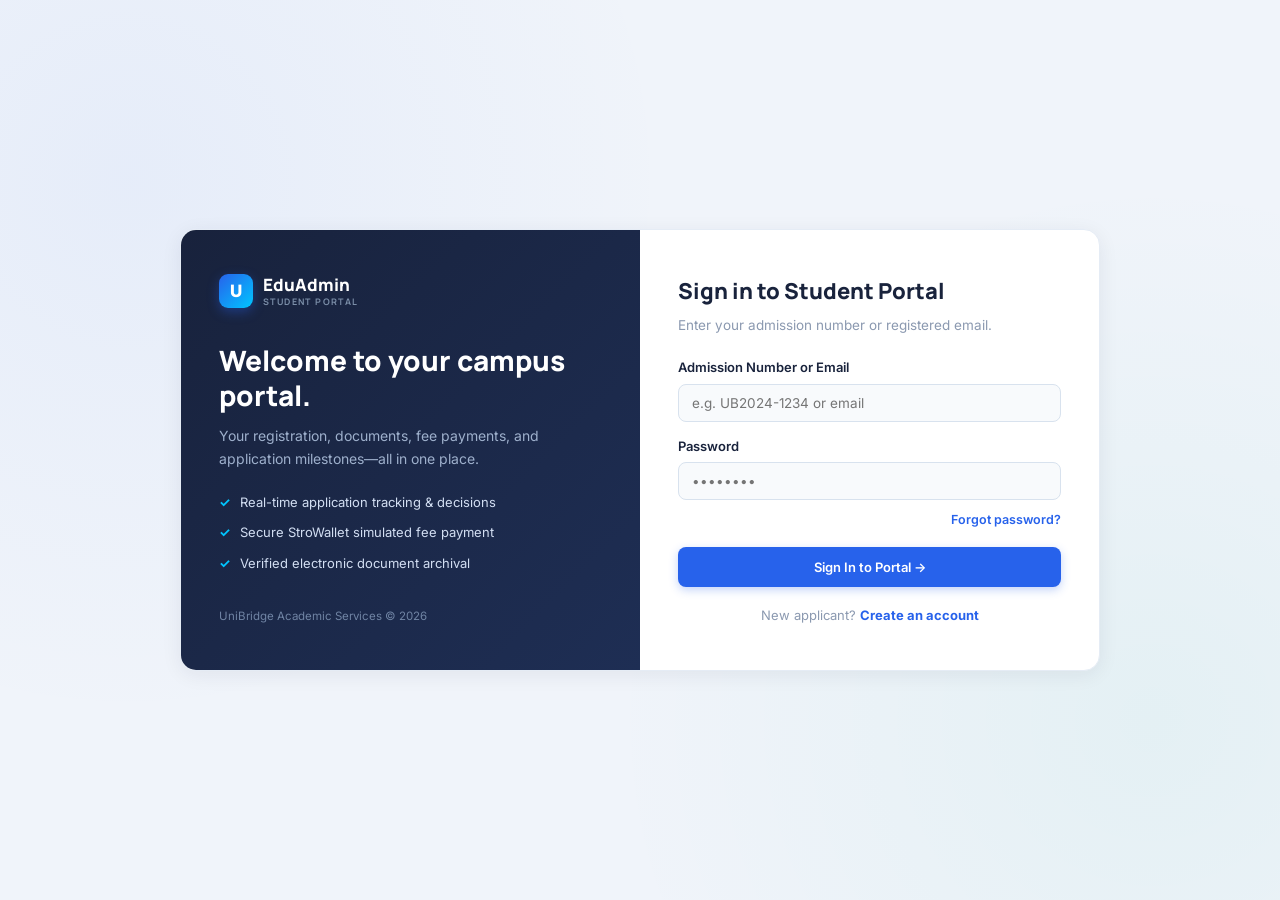
<file: index.html>
<!doctype html>
<html lang="en">
<head>
  <meta charset="utf-8">
  <meta http-equiv="refresh" content="0;url=frontend/pages/login.html">
  <title>UniBridge — Redirecting…</title>
</head>
<body>
  <script>window.location.replace('frontend/pages/login.html');</script>
</body>
</html>
</file>
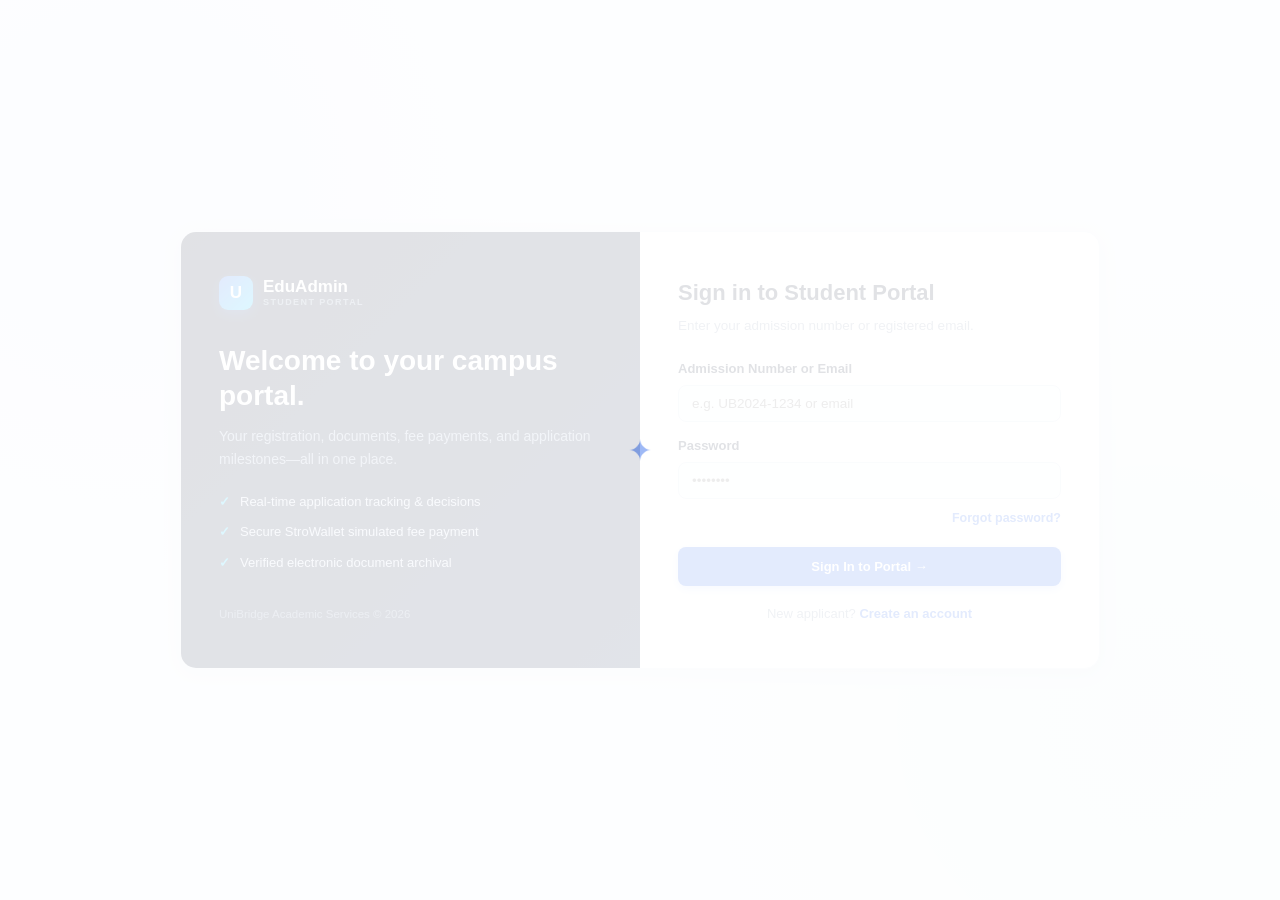
<file: frontend/pages/dashboard.html>
<!doctype html>
<html lang="en">
<head>
  <meta charset="utf-8">
  <meta name="viewport" content="width=device-width, initial-scale=1">
  <title>Dashboard · UniBridge Student Portal</title>
  <meta name="description" content="EduAdmin styled UniBridge student portal — track courses, documents, registration, and readiness.">
  <link rel="stylesheet" href="../css/style.css">
</head>
<body>

<div id="page-loader" class="page-loader"><span class="loader-mark">✦</span></div>
<div class="sidebar-backdrop" id="sidebar-backdrop"></div>

<div class="app-shell">
  <!-- ─── EduAdmin Dark Navy Sidebar ────────────────────────────── -->
  <aside class="sidebar" id="sidebar">
    <div class="sidebar-brand-wrap">
      <button class="brand-toggle-btn" id="sidebar-collapse-btn" aria-label="Toggle Navigation">☰</button>
      <a class="brand" href="dashboard.html">
        <span class="brand-mark">U</span>
        <span class="brand-name">EduAdmin<small>STUDENT PORTAL</small></span>
      </a>
    </div>

    <div class="sidebar-nav-container">
      <div class="side-label">DASHBOARD & APPS</div>
      <a class="nav-link active" href="dashboard.html">
        <span class="icon">⌂</span>
        <span>Dashboard</span>
      </a>
      <div class="nav-sub">
        <a class="nav-sub-item active" href="dashboard.html">Overview</a>
        <a class="nav-sub-item" href="tracking.html">Application Tracking</a>
        <a class="nav-sub-item" href="payments.html">Payment History</a>
      </div>

      <div class="side-label">ADMISSIONS & FINANCE</div>
      <a class="nav-link" href="tracking.html">
        <span class="icon">📋</span>
        <span>Application Tracking</span>
      </a>
      <a class="nav-link" href="payments.html">
        <span class="icon">💳</span>
        <span>Pay School Fees</span>
      </a>
      <a class="nav-link" href="registration.html">
        <span class="icon">▤</span>
        <span>Registration</span>
      </a>
      <a class="nav-link" href="documents.html">
        <span class="icon">↥</span>
        <span>Upload Documents</span>
      </a>
      <a class="nav-link" href="profile.html">
        <span class="icon">◉</span>
        <span>My Profile</span>
      </a>

      <div class="side-label">ACCOUNT & SETTINGS</div>
      <button class="nav-link logout" id="logout-btn" style="width:100%;background:none;border:none;cursor:pointer;text-align:left">
        <span class="icon">↪</span>
        <span>Sign Out</span>
      </button>
    </div>

    <div class="sidebar-bottom">
      <div class="help-card">
        <b>Need Assistance?</b>
        <p>Our student helpdesk is available 24/7 to help you onboard.</p>
        <a href="mailto:admissions@unibridge.edu">Contact Support ↗</a>
      </div>
    </div>
  </aside>

  <!-- ─── Main Content Shell ────────────────────────────────────── -->
  <div class="main-shell">
    <!-- Topbar -->
    <header class="topbar">
      <div class="topbar-left">
        <button class="menu-toggle" id="menu-toggle" aria-label="Open sidebar">☰</button>
        <div class="quick-pills">
          <div class="quick-pill" title="Chat & Support">💬</div>
          <div class="quick-pill" title="Layout Options">▦</div>
          <div class="quick-pill" title="Tasks & Checklist">☑</div>
        </div>
        <div class="crumb">Student Portal <span>/</span> <b>Dashboard</b></div>
      </div>

      <div class="topbar-right">
        <div class="search-box">
          <input type="text" placeholder="Search courses, docs..." aria-label="Search">
          <span class="search-icon">🔍</span>
        </div>
        <div class="top-action-btn" title="Notifications">
          <span>🔔</span>
          <span class="badge-dot"></span>
        </div>
        <div class="top-user" onclick="window.location.href='profile.html'">
          <span class="avatar" id="topbar-avatar">S</span>
          <div class="user-meta">
            <strong id="topbar-name">—</strong>
            <small id="topbar-role">Student</small>
          </div>
        </div>
      </div>
    </header>

    <!-- Canvas -->
    <main class="content" id="main-content">
      <!-- Populated by JS -->
    </main>
  </div>
</div>

<script type="module">
  import { api } from '../js/api.js';
  import { requireAuth, hideLoader, initSidebarToggle, fmtDate, pillHTML } from '../js/utils.js';

  initSidebarToggle();

  // Backdrop close listener for mobile
  const backdrop = document.getElementById('sidebar-backdrop');
  const sidebar = document.getElementById('sidebar');
  if (backdrop && sidebar) {
    backdrop.addEventListener('click', () => {
      sidebar.classList.remove('open');
      backdrop.classList.remove('active');
    });
    document.querySelector('.menu-toggle')?.addEventListener('click', () => {
      backdrop.classList.toggle('active', sidebar.classList.contains('open'));
    });
  }

  async function init() {
    const session = await requireAuth(api);
    if (!session) return;

    const res = await api.dashboard();
    hideLoader();

    if (!res.success) {
      document.getElementById('main-content').innerHTML = `<div class="card"><p style="color:var(--red)">${res.message}</p></div>`;
      return;
    }

    const { user: u, readiness: r, activity } = res.data;
    const docs = r.documents;

    const fullName = u.full_name || u.admission_no || 'Student';
    const firstName = fullName.split(' ')[0];
    const courseName = u.course || 'B.Sc. Computer Science';

    document.getElementById('topbar-name').textContent = fullName;
    document.getElementById('topbar-avatar').textContent = (fullName[0] || 'S').toUpperCase();
    document.getElementById('topbar-role').textContent = u.admission_no || 'Student';

    // Build EduAdmin realistic dashboard
    document.getElementById('main-content').innerHTML = `
      <!-- ─── EduAdmin Welcome Banner ────────────────────────────── -->
      <section class="banner-hero">
        <div class="banner-left">
          <div class="banner-art-wrap">
            <img src="../img/banner-student.jpg" alt="Student learning desk">
          </div>
          <div class="banner-copy">
            <h1>Hello ${firstName}, Welcome Back!</h1>
            <p>Your admission record for <b>${courseName}</b> is currently <b>${r.score}% complete</b>. Follow the modules below to finish onboarding.</p>
          </div>
        </div>
        <div class="banner-right">
          <div class="banner-right-card">
            <div>
              <p>Have More documents to share?</p>
              <small style="color:var(--text-muted);display:block;margin-bottom:8px">Submit latest records for verification</small>
            </div>
            <a class="btn btn-primary" href="documents.html">+ Upload Document</a>
          </div>
        </div>
      </section>

      <!-- ─── Horizontal Course & Status Modules ────────────────── -->
      <section>
        <div class="section-head">
          <h2>Your Courses & Enrolment</h2>
          <div class="section-actions">
            <span>Status: <b style="color:var(--teal)">Enrolled</b></span>
            <a href="registration.html">View Details →</a>
          </div>
        </div>

        <div class="course-grid">
          <!-- Card 1 -->
          <div class="course-card">
            <div class="course-card-top">
              <div class="course-badges">
                <span class="pill active">Active</span>
                <span style="font-size:12px;opacity:0.6">🔒 ⏱</span>
              </div>
              <button class="card-more" title="Options">•••</button>
            </div>
            <div class="course-card-body">
              <h3>${courseName}</h3>
              <p>Admitted Batch ${u.admission_year || '2024'}</p>
            </div>
          </div>

          <!-- Card 2 -->
          <div class="course-card">
            <div class="course-card-top">
              <div class="course-badges">
                <span class="pill finished">${docs.identity?.status === 'Approved' ? 'Verified' : 'Active'}</span>
                <span style="font-size:12px;opacity:0.6">🪪</span>
              </div>
              <button class="card-more" title="Options">•••</button>
            </div>
            <div class="course-card-body">
              <h3>Identity Proof</h3>
              <p>${docs.identity?.status || 'Pending Verification'}</p>
            </div>
          </div>

          <!-- Card 3 -->
          <div class="course-card">
            <div class="course-card-top">
              <div class="course-badges">
                <span class="pill active">Active</span>
                <span style="font-size:12px;opacity:0.6">📑</span>
              </div>
              <button class="card-more" title="Options">•••</button>
            </div>
            <div class="course-card-body">
              <h3>Academic Marksheet</h3>
              <p>${docs.marksheet?.status || 'Awaiting Review'}</p>
            </div>
          </div>

          <!-- Card 4 -->
          <div class="course-card">
            <div class="course-card-top">
              <div class="course-badges">
                <span class="pill ${docs.transfer_certificate?.status === 'Approved' ? 'finished' : 'pending'}">${docs.transfer_certificate?.status || 'Action Req.'}</span>
                <span style="font-size:12px;opacity:0.6">🎓</span>
              </div>
              <button class="card-more" title="Options">•••</button>
            </div>
            <div class="course-card-body">
              <h3>Transfer Certificate</h3>
              <p>${docs.transfer_certificate ? 'Under verification' : 'Upload certificate'}</p>
            </div>
          </div>
        </div>
      </section>

      <!-- ─── EduAdmin Analytics & Charts Row ──────────────────── -->
      <section class="widgets-grid">
        <!-- Widget 1: Donut Chart -->
        <div class="card">
          <div class="stat-header">
            <small>Registration Status</small>
            <div class="stat-num-row">
              <strong>${r.profile}%</strong>
              <span class="stat-tag up">↑ Profile</span>
            </div>
          </div>

          <div class="donut-widget">
            <div class="donut-svg-wrap">
              <svg viewBox="0 0 100 100" style="width:100%;height:100%;transform:rotate(-90deg)">
                <circle cx="50" cy="50" r="38" fill="none" stroke="#e2e8f0" stroke-width="14"></circle>
                <!-- Teal Arc (In Progress / Completed) -->
                <circle cx="50" cy="50" r="38" fill="none" stroke="#00a884" stroke-width="14"
                        stroke-dasharray="238.76" stroke-dashoffset="${238.76 * (1 - r.profile / 100)}"
                        stroke-linecap="round"></circle>
                <!-- Orange Arc -->
                <circle cx="50" cy="50" r="38" fill="none" stroke="#f58220" stroke-width="14"
                        stroke-dasharray="238.76" stroke-dashoffset="${238.76 * (1 - (r.docs / 4))}"
                        stroke-dashoffset="180"></circle>
              </svg>
            </div>
            <div class="chart-legend">
              <div class="legend-item"><span class="legend-dot" style="background:#00a884"></span> Completed (${r.profile}%)</div>
              <div class="legend-item"><span class="legend-dot" style="background:#f58220"></span> In Progress (${r.docs}/4 Docs)</div>
              <div class="legend-item"><span class="legend-dot" style="background:#e2e8f0"></span> Remaining</div>
            </div>
          </div>
        </div>

        <!-- Widget 2: Bar Chart -->
        <div class="card">
          <div class="stat-header">
            <small>Weekly Activity Tracker</small>
            <div class="stat-num-row">
              <strong>21 h 30 min</strong>
              <span class="stat-tag down">↓ 15%</span>
            </div>
          </div>

          <div class="bar-chart-wrap">
            <svg class="bar-svg" viewBox="0 0 350 110">
              <!-- Grid horizontal lines -->
              <line x1="10" y1="20" x2="340" y2="20" stroke="#f1f5f9" stroke-width="1"/>
              <line x1="10" y1="50" x2="340" y2="50" stroke="#f1f5f9" stroke-width="1"/>
              <line x1="10" y1="80" x2="340" y2="80" stroke="#f1f5f9" stroke-width="1"/>

              <!-- Bar 1 (Mon) -->
              <rect x="25" y="30" width="14" height="60" rx="4" fill="#3b82f6"/>
              <text x="26" y="102" font-size="10" fill="#94a3b8">Mon</text>

              <!-- Bar 2 (Tue) -->
              <rect x="72" y="18" width="14" height="72" rx="4" fill="#3b82f6"/>
              <text x="73" y="102" font-size="10" fill="#94a3b8">Tue</text>

              <!-- Bar 3 (Wed) -->
              <rect x="119" y="65" width="14" height="25" rx="4" fill="#60a5fa"/>
              <text x="119" y="102" font-size="10" fill="#94a3b8">Wed</text>

              <!-- Bar 4 (Thu) -->
              <rect x="166" y="45" width="14" height="45" rx="4" fill="#3b82f6"/>
              <text x="167" y="102" font-size="10" fill="#94a3b8">Thu</text>

              <!-- Bar 5 (Fri) -->
              <rect x="213" y="35" width="14" height="55" rx="4" fill="#3b82f6"/>
              <text x="217" y="102" font-size="10" fill="#94a3b8">Fri</text>

              <!-- Bar 6 (Sat) -->
              <rect x="260" y="75" width="14" height="15" rx="4" fill="#93c5fd"/>
              <text x="261" y="102" font-size="10" fill="#94a3b8">Sat</text>

              <!-- Bar 7 (Sun) -->
              <rect x="307" y="55" width="14" height="35" rx="4" fill="#60a5fa"/>
              <text x="308" y="102" font-size="10" fill="#94a3b8">Sun</text>
            </svg>
          </div>
        </div>

        <!-- Widget 3: Readiness Gauge -->
        <div class="card">
          <div class="stat-header">
            <small>Readiness Score</small>
            <div class="stat-num-row">
              <strong>${r.score}%</strong>
              <span class="stat-tag up">Ready</span>
            </div>
          </div>

          <div class="gauge-widget">
            <div class="gauge-svg-wrap">
              <svg viewBox="0 0 100 100" style="width:100%;height:100%;transform:rotate(-90deg)">
                <circle cx="50" cy="50" r="38" fill="none" stroke="#e2e8f0" stroke-width="10"></circle>
                <circle cx="50" cy="50" r="38" fill="none" stroke="#2762eb" stroke-width="10"
                        stroke-dasharray="238.76" stroke-dashoffset="${238.76 * (1 - r.score / 100)}"
                        stroke-linecap="round"></circle>
              </svg>
              <span class="gauge-center-val">${r.score}%</span>
            </div>
            <div class="gauge-legend">
              <span style="display:flex;align-items:center;gap:6px;font-size:12px">
                <i style="width:8px;height:8px;background:#f58220;border-radius:50%;display:inline-block"></i> Progress
              </span>
              <span style="display:flex;align-items:center;gap:6px;font-size:12px">
                <i style="width:8px;height:8px;background:#2762eb;border-radius:50%;display:inline-block"></i> Verified
              </span>
            </div>
          </div>
        </div>
      </section>

      <!-- ─── Performance & Statistics Tables ──────────────────── -->
      <section class="details-grid">
        <!-- Recent Activity Feed -->
        <div class="card">
          <div class="card-head">
            <h2>Recent Activity & Submissions</h2>
            <a href="documents.html" class="section-actions">View All →</a>
          </div>
          ${buildActivity(activity)}
        </div>

        <!-- Document Record -->
        <div class="card">
          <div class="card-head">
            <h2>Document Verification Status</h2>
            <a href="documents.html" class="section-actions">Upload More →</a>
          </div>
          <div class="table-wrap">
            <table class="table">
              <thead>
                <tr>
                  <th>Item</th>
                  <th>Status</th>
                </tr>
              </thead>
              <tbody>
                <tr>
                  <td><b>Profile Photo</b><br><small style="color:var(--text-muted)">Passport photo</small></td>
                  <td>${pillHTML(docs.photo?.status || 'Not uploaded')}</td>
                </tr>
                <tr>
                  <td><b>Identity Proof</b><br><small style="color:var(--text-muted)">Govt / Aadhaar card</small></td>
                  <td>${pillHTML(docs.identity?.status || 'Not uploaded')}</td>
                </tr>
                <tr>
                  <td><b>Marksheet</b><br><small style="color:var(--text-muted)">Academic score</small></td>
                  <td>${pillHTML(docs.marksheet?.status || 'Not uploaded')}</td>
                </tr>
                <tr>
                  <td><b>Transfer Certificate</b><br><small style="color:var(--text-muted)">School / College TC</small></td>
                  <td>${pillHTML(docs.transfer_certificate?.status || 'Not uploaded')}</td>
                </tr>
              </tbody>
            </table>
          </div>
        </div>
      </section>
    `;
  }

  function buildActivity(events) {
    if (!events || events.length === 0) {
      return `<p style="padding:24px 0;text-align:center;color:var(--text-muted);font-size:13px">No recent activity found. Start by submitting your registration.</p>`;
    }
    return `
      <div class="activity-list">
        ${events.slice(0, 5).map(ev => `
          <div class="activity-item">
            <div class="activity-icon-bubble">✦</div>
            <div class="activity-meta">
              <b>${ev.action}</b>
              <small>${ev.detail} · ${fmtDate(ev.created_at)}</small>
            </div>
          </div>
        `).join('')}
      </div>
    `;
  }

  document.getElementById('logout-btn')?.addEventListener('click', async () => {
    await api.logout();
    window.location.href = 'login.html';
  });

  init();
</script>
</body>
</html>
</file>
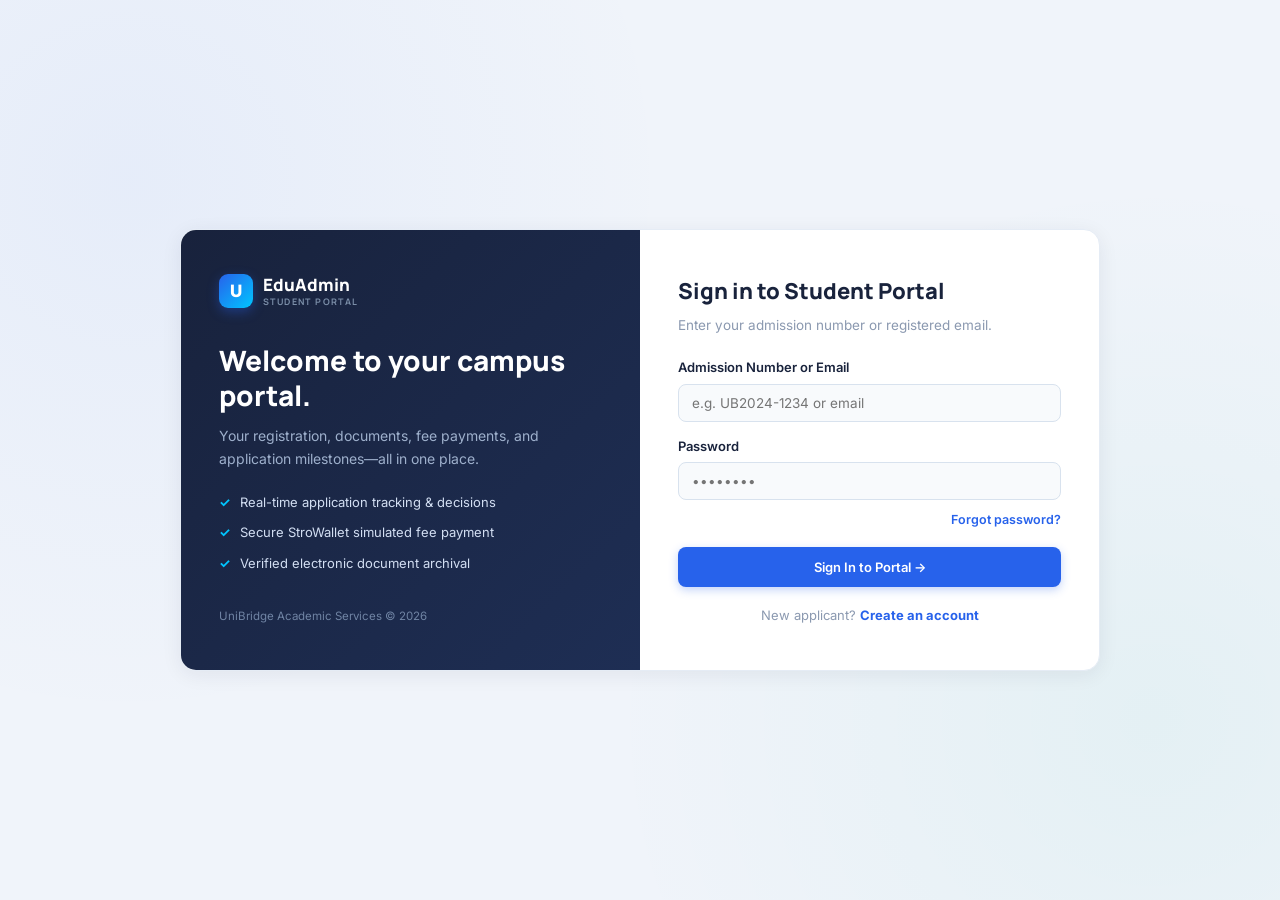
<file: frontend/pages/documents.html>
<!doctype html>
<html lang="en">
<head>
  <meta charset="utf-8">
  <meta name="viewport" content="width=device-width, initial-scale=1">
  <title>Documents · UniBridge Student Portal</title>
  <meta name="description" content="Upload and track your student documents on UniBridge with live verification updates.">
  <link rel="stylesheet" href="../css/style.css">
</head>
<body>

<div id="page-loader" class="page-loader"><span class="loader-mark">✦</span></div>
<div class="sidebar-backdrop" id="sidebar-backdrop"></div>

<div class="app-shell">
  <!-- ─── EduAdmin Sidebar ────────────────────────────────────── -->
  <aside class="sidebar" id="sidebar">
    <div class="sidebar-brand-wrap">
      <button class="brand-toggle-btn" id="sidebar-collapse-btn" aria-label="Toggle Navigation">☰</button>
      <a class="brand" href="dashboard.html">
        <span class="brand-mark">U</span>
        <span class="brand-name">EduAdmin<small>STUDENT PORTAL</small></span>
      </a>
    </div>

    <div class="sidebar-nav-container">
      <div class="side-label">DASHBOARD & APPS</div>
      <a class="nav-link" href="dashboard.html">
        <span class="icon">⌂</span>
        <span>Dashboard</span>
      </a>
      <div class="nav-sub">
        <a class="nav-sub-item" href="dashboard.html">Overview</a>
        <a class="nav-sub-item" href="tracking.html">Application Tracking</a>
        <a class="nav-sub-item" href="payments.html">Payment History</a>
      </div>

      <div class="side-label">ADMISSIONS & FINANCE</div>
      <a class="nav-link" href="tracking.html">
        <span class="icon">📋</span>
        <span>Application Tracking</span>
      </a>
      <a class="nav-link" href="payments.html">
        <span class="icon">💳</span>
        <span>Fee Payment</span>
      </a>
      <a class="nav-link" href="registration.html">
        <span class="icon">▤</span>
        <span>Registration</span>
      </a>
      <a class="nav-link active" href="documents.html">
        <span class="icon">↥</span>
        <span>Upload Documents</span>
      </a>
      <a class="nav-link" href="profile.html">
        <span class="icon">◉</span>
        <span>My Profile</span>
      </a>

      <div class="side-label">ACCOUNT & SETTINGS</div>
      <button class="nav-link logout" id="logout-btn" style="width:100%;background:none;border:none;cursor:pointer;text-align:left">
        <span class="icon">↪</span>
        <span>Sign Out</span>
      </button>
    </div>

    <div class="sidebar-bottom">
      <div class="help-card">
        <b>Need Assistance?</b>
        <p>Our student helpdesk is available 24/7 to help you onboard.</p>
        <a href="mailto:admissions@unibridge.edu">Contact Support ↗</a>
      </div>
    </div>
  </aside>

  <!-- ─── Main Content Shell ──────────────────────────────────── -->
  <div class="main-shell">
    <header class="topbar">
      <div class="topbar-left">
        <button class="menu-toggle" id="menu-toggle" aria-label="Open sidebar">☰</button>
        <div class="quick-pills">
          <div class="quick-pill" title="Chat & Support">💬</div>
          <div class="quick-pill" title="Layout Options">▦</div>
          <div class="quick-pill" title="Tasks & Checklist">☑</div>
        </div>
        <div class="crumb">Student Portal <span>/</span> <b>Documents</b></div>
      </div>

      <div class="topbar-right">
        <div class="search-box">
          <input type="text" placeholder="Search records..." aria-label="Search">
          <span class="search-icon">🔍</span>
        </div>
        <div class="top-action-btn" title="Notifications">
          <span>🔔</span>
          <span class="badge-dot"></span>
        </div>
        <div class="top-user" onclick="window.location.href='profile.html'">
          <span class="avatar" id="topbar-avatar">S</span>
          <div class="user-meta">
            <strong id="topbar-name">—</strong>
            <small id="topbar-role">Student</small>
          </div>
        </div>
      </div>
    </header>

    <main class="content">
      <div class="section-head">
        <div>
          <h2>Document Centre & Verification</h2>
          <p style="color:var(--text-muted);font-size:13px;margin-top:2px">Upload required documents and follow real-time verification status from the admissions committee.</p>
        </div>
        <div class="section-actions">
          <span class="pill active">Max File: 5 MB</span>
        </div>
      </div>

      <div id="global-toast"></div>

      <!-- Upload Cards Grid (Clean layout, no overlapping) -->
      <div class="doc-card-grid" id="doc-grid">
        <!-- Rendered by JS -->
      </div>

      <!-- Document Record Table -->
      <section class="card" style="margin-top:20px">
        <div class="card-head">
          <h3>Verification Audit Trail</h3>
          <span style="font-size:12px;color:var(--text-muted)">Live records from database</span>
        </div>
        <div class="table-wrap">
          <table class="table">
            <thead>
              <tr>
                <th>Document Type</th>
                <th>File Name</th>
                <th>Uploaded At</th>
                <th>Status</th>
              </tr>
            </thead>
            <tbody id="doc-table-body">
              <tr><td colspan="4" style="text-align:center;padding:24px;color:var(--text-muted)">Loading records…</td></tr>
            </tbody>
          </table>
        </div>
      </section>
    </main>
  </div>
</div>

<script type="module">
  import { api } from '../js/api.js';
  import { requireAuth, hideLoader, initSidebarToggle, showToast, fmtDate, pillHTML } from '../js/utils.js';

  initSidebarToggle();

  const backdrop = document.getElementById('sidebar-backdrop');
  const sidebar = document.getElementById('sidebar');
  if (backdrop && sidebar) {
    backdrop.addEventListener('click', () => {
      sidebar.classList.remove('open');
      backdrop.classList.remove('active');
    });
    document.querySelector('.menu-toggle')?.addEventListener('click', () => {
      backdrop.classList.toggle('active', sidebar.classList.contains('open'));
    });
  }

  const DOC_TYPES = {
    photo:                'Profile Photo',
    identity:             'Identity Proof',
    marksheet:            'Academic Marksheet',
    transfer_certificate: 'Transfer Certificate',
  };

  const DOC_HELP = {
    photo:                'Recent color passport-size photograph (JPG or PNG).',
    identity:             'Government photo ID or Aadhaar card copy (PDF or JPG).',
    marksheet:            'Final examination marksheet or official transcript (PDF).',
    transfer_certificate: 'Original school/college transfer certificate (PDF or JPG).',
  };

  async function init() {
    const session = await requireAuth(api);
    if (!session) return;
    const fullName = session.user?.full_name || session.user?.admission_no || 'Student';
    document.getElementById('topbar-name').textContent = fullName;
    document.getElementById('topbar-avatar').textContent = (fullName[0] || 'S').toUpperCase();
    document.getElementById('topbar-role').textContent = session.user?.admission_no || 'Student';

    await loadDocuments();
    hideLoader();
  }

  async function loadDocuments() {
    const res = await api.documents();
    if (!res.success) { showToast(res.message, 'error'); return; }
    renderDocCards(res.data.documents);
    renderDocTable(res.data.documents);
  }

  function renderDocCards(docs) {
    const grid = document.getElementById('doc-grid');
    grid.innerHTML = Object.entries(DOC_TYPES).map(([key, title]) => {
      const d = docs[key];
      const status = d?.status || 'Not uploaded';
      return `
        <article class="doc-upload-card" id="card-${key}">
          <!-- Clean header with flex separation - NO absolute overlap -->
          <div class="doc-card-header">
            <div class="doc-card-title-group">
              <h3>${title}</h3>
              <p>${DOC_HELP[key]}</p>
            </div>
            <div>
              ${pillHTML(status)}
            </div>
          </div>

          ${d ? `
            <div style="background:#f8fafc;border:1px solid #e2e8f0;border-radius:8px;padding:10px 14px;font-size:12.5px">
              <b>📄 ${d.original_name}</b>
              <div style="color:var(--text-muted);font-size:11.5px;margin-top:2px">Uploaded on ${fmtDate(d.uploaded_at)}</div>
            </div>
          ` : ''}

          <form class="upload-form" data-type="${key}">
            <div class="file-input-wrapper">
              <input class="file-input" type="file" name="document" accept=".pdf,.jpg,.jpeg,.png" required>
            </div>
            <div class="button-row" style="margin-top:14px">
              <button class="btn btn-primary btn-sm upload-btn" type="submit">
                ${d ? 'Replace Document ↑' : 'Upload Document ↑'}
              </button>
            </div>
          </form>
        </article>`;
    }).join('');

    document.querySelectorAll('.upload-form').forEach(form => {
      form.addEventListener('submit', handleUpload);
    });
  }

  function renderDocTable(docs) {
    const tbody = document.getElementById('doc-table-body');
    const entries = Object.values(docs);
    if (entries.length === 0) {
      tbody.innerHTML = `<tr><td colspan="4" style="text-align:center;padding:20px;color:var(--text-muted)">No documents uploaded yet.</td></tr>`;
      return;
    }
    tbody.innerHTML = entries.map(d => `
      <tr>
        <td><b>${DOC_TYPES[d.document_type] || d.document_type}</b></td>
        <td><code>${d.original_name}</code></td>
        <td>${fmtDate(d.uploaded_at)}</td>
        <td>${pillHTML(d.status)}</td>
      </tr>`).join('');
  }

  async function handleUpload(e) {
    e.preventDefault();
    const form      = e.currentTarget;
    const type      = form.dataset.type;
    const fileInput = form.querySelector('input[type="file"]');
    const btn       = form.querySelector('.upload-btn');

    if (!fileInput.files.length) {
      showToast('Please select a file to upload.', 'error');
      return;
    }

    const file = fileInput.files[0];
    if (file.size > 5 * 1024 * 1024) {
      showToast('File size must be under 5 MB.', 'error');
      return;
    }

    btn.disabled = true;
    btn.textContent = 'Uploading…';

    const fd = new FormData();
    fd.append('document_type', type);
    fd.append('document', file);

    const res = await api.upload(fd);
    btn.disabled = false;
    btn.textContent = 'Upload Document ↑';

    if (res.success) {
      showToast(res.message, 'success');
      form.reset();
      await loadDocuments();
    } else {
      showToast(res.message, 'error');
    }
  }

  document.getElementById('logout-btn')?.addEventListener('click', async () => {
    await api.logout();
    window.location.href = 'login.html';
  });

  init();
</script>
</body>
</html>
</file>
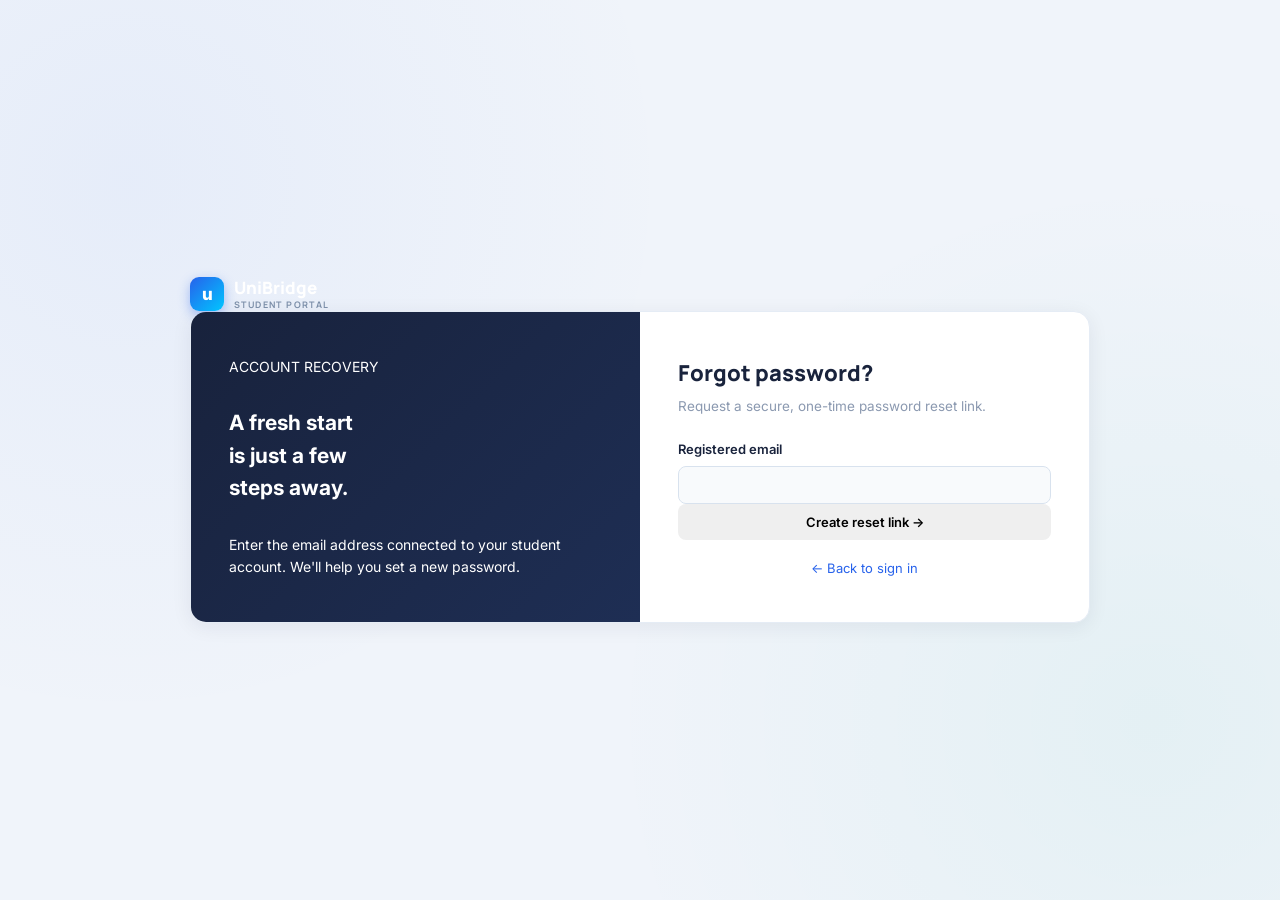
<file: frontend/pages/forgot.html>
<!doctype html>
<html lang="en">
<head>
  <meta charset="utf-8">
  <meta name="viewport" content="width=device-width, initial-scale=1">
  <title>Forgot Password · UniBridge</title>
  <link rel="stylesheet" href="../css/style.css">
</head>
<body>
<div id="page-loader" class="page-loader"><span class="loader-mark">✦</span></div>
<div class="public-shell">
  <div style="width:100%;max-width:900px">
    <a class="brand public-brand" href="login.html">
      <span class="brand-mark">u</span>
      <span class="brand-name">UniBridge<small>STUDENT PORTAL</small></span>
    </a>
    <div class="auth-layout">
      <section class="auth-copy">
        <div class="eyebrow">ACCOUNT RECOVERY</div>
        <h1>A fresh start<br>is just a few<br>steps away.</h1>
        <p>Enter the email address connected to your student account. We'll help you set a new password.</p>
      </section>
      <section class="auth-panel">
        <h2>Forgot password?</h2>
        <p>Request a secure, one-time password reset link.</p>
        <div id="form-toast"></div>
        <form id="forgot-form" novalidate>
          <div class="field">
            <label for="email">Registered email</label>
            <input id="email" name="email" type="email" required autocomplete="email">
          </div>
          <button class="btn" id="submit-btn" type="submit" style="width:100%">Create reset link →</button>
        </form>
        <div class="auth-foot"><a href="login.html">← Back to sign in</a></div>
      </section>
    </div>
  </div>
</div>
<script type="module">
  import { api } from '../js/api.js';
  import { hideLoader } from '../js/utils.js';
  hideLoader();

  const form  = document.getElementById('forgot-form');
  const btn   = document.getElementById('submit-btn');
  const toast = document.getElementById('form-toast');

  function msg(m, type = 'info') { toast.innerHTML = `<div class="toast ${type}">${m}</div>`; }

  form.addEventListener('submit', async e => {
    e.preventDefault();
    const email = form.email.value.trim();
    if (!email) { msg('Please enter your registered email.', 'error'); return; }
    btn.disabled = true; btn.textContent = 'Sending…';
    const res = await api.forgot({ email });
    btn.disabled = false; btn.textContent = 'Create reset link →';
    if (res.success && res.data?.reset_link) {
      msg(`Reset link (local dev): <a href="${res.data.reset_link}" style="color:var(--accent)">${res.data.reset_link}</a>`, 'success');
    } else {
      msg(res.message, res.success ? 'info' : 'error');
    }
  });
</script>
</body>
</html>
</file>
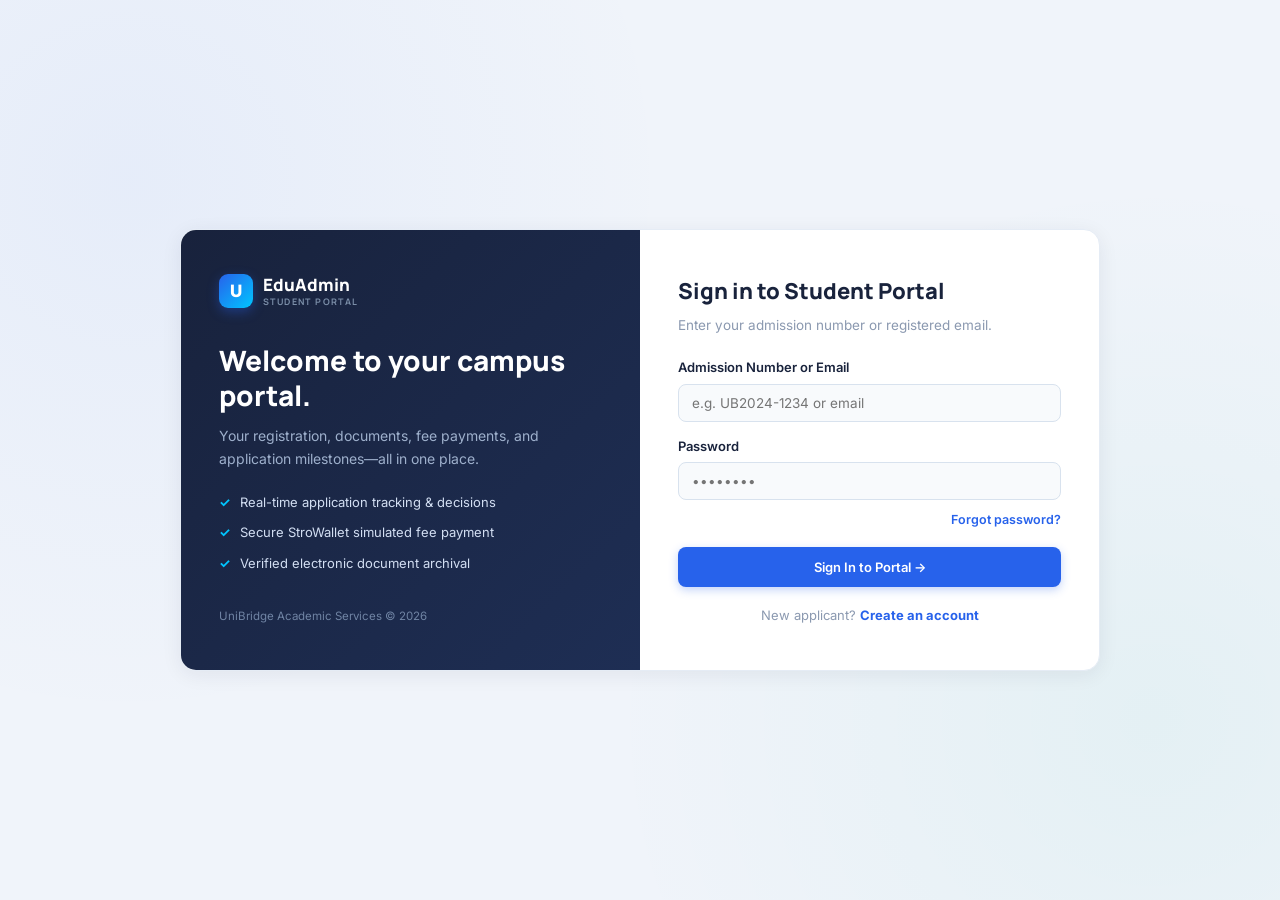
<file: frontend/pages/login.html>
<!doctype html>
<html lang="en">
<head>
  <meta charset="utf-8">
  <meta name="viewport" content="width=device-width, initial-scale=1">
  <title>Sign In · UniBridge Student Portal</title>
  <meta name="description" content="Sign in to your UniBridge student portal to track registration, upload documents and manage your campus journey.">
  <link rel="stylesheet" href="../css/style.css">
</head>
<body>

<div id="page-loader" class="page-loader">
  <span class="loader-mark">✦</span>
</div>

<div class="public-shell">
  <div class="auth-container">
    <div id="toast-area"></div>

    <div class="auth-layout">
      <!-- Left Branded Panel (EduAdmin Dark Navy) -->
      <section class="auth-copy">
        <a class="brand" href="login.html" style="margin-bottom:28px">
          <span class="brand-mark">U</span>
          <span class="brand-name">EduAdmin<small>STUDENT PORTAL</small></span>
        </a>

        <div class="auth-copy-main">
          <h1>Welcome to your campus portal.</h1>
          <p>Your registration, documents, fee payments, and application milestones—all in one place.</p>

          <div class="auth-points">
            <div class="auth-point"><span>✓</span> Real-time application tracking & decisions</div>
            <div class="auth-point"><span>✓</span> Secure StroWallet simulated fee payment</div>
            <div class="auth-point"><span>✓</span> Verified electronic document archival</div>
          </div>
        </div>

        <div style="font-size:11.5px;color:#7084a4;margin-top:28px">
          UniBridge Academic Services © 2026
        </div>
      </section>

      <!-- Right Form Panel -->
      <section class="auth-panel">
        <h2>Sign in to Student Portal</h2>
        <p>Enter your admission number or registered email.</p>

        <div id="form-toast"></div>

        <form id="login-form" novalidate>
          <div class="field" style="margin-bottom:14px">
            <label for="identity">Admission Number or Email</label>
            <input id="identity" name="identity" required autocomplete="username" placeholder="e.g. UB2024-1234 or email">
          </div>
          <div class="field" style="margin-bottom:8px">
            <label for="password">Password</label>
            <input id="password" name="password" required type="password" autocomplete="current-password" placeholder="••••••••">
          </div>
          <div style="text-align:right;margin-bottom:18px">
            <a href="forgot.html" style="font-size:12.5px;color:var(--primary);font-weight:600">Forgot password?</a>
          </div>
          <button class="btn btn-primary" id="login-btn" type="submit" style="width:100%;padding:11px">
            Sign In to Portal →
          </button>
        </form>

        <div class="auth-foot">
          New applicant? <a href="signup.html" style="font-weight:700">Create an account</a>
        </div>
      </section>
    </div>
  </div>
</div>

<script type="module">
  import { api } from '../js/api.js';
  import { redirectIfLoggedIn, hideLoader, showToast } from '../js/utils.js';

  async function init() {
    await redirectIfLoggedIn(api);
    hideLoader();

    const form = document.getElementById('login-form');
    const btn  = document.getElementById('login-btn');
    const toastArea = document.getElementById('form-toast');

    form.addEventListener('submit', async e => {
      e.preventDefault();
      const identity = form.identity.value.trim();
      const password = form.password.value;

      if (!identity || !password) {
        toastArea.innerHTML = `<div class="toast error">Please enter both your identifier and password.</div>`;
        return;
      }

      btn.disabled = true;
      btn.textContent = 'Verifying Credentials…';

      const res = await api.login({ identity, password });
      btn.disabled = false;
      btn.textContent = 'Sign In to Portal →';

      if (res.success) {
        showToast(res.message || 'Login successful!', 'success');
        window.location.href = res.data?.redirect || 'dashboard.html';
      } else {
        toastArea.innerHTML = `<div class="toast error">${res.message}</div>`;
      }
    });
  }

  init();
</script>
</body>
</html>
</file>
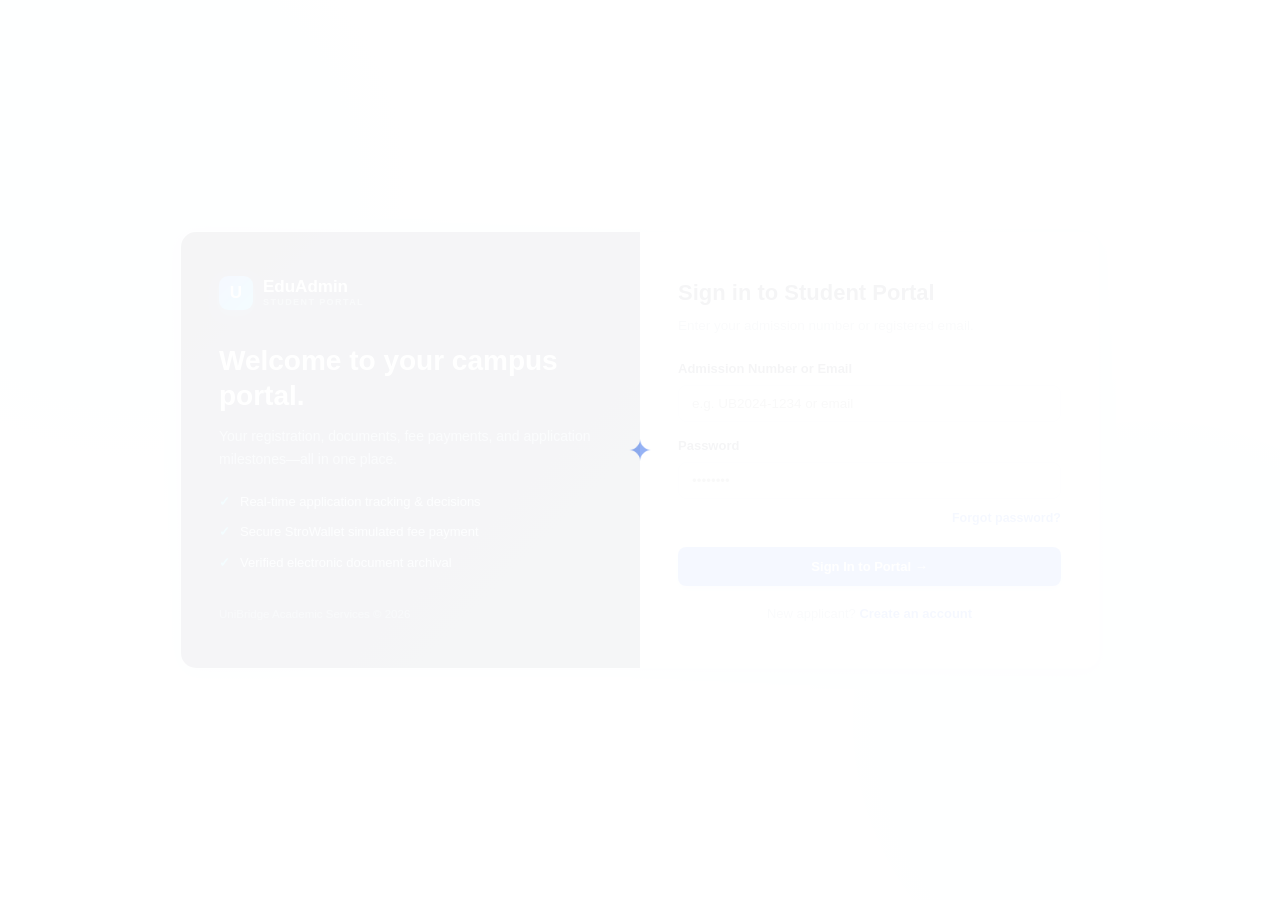
<file: frontend/pages/payments.html>
<!doctype html>
<html lang="en">
<head>
  <meta charset="utf-8">
  <meta name="viewport" content="width=device-width, initial-scale=1">
  <title>Fee Payment &amp; Checkout History · UniBridge Student Portal</title>
  <meta name="description" content="Pay university application &amp; admission fees, track payment history, and download official receipts.">
  <link rel="stylesheet" href="../css/style.css">
</head>
<body>

<div id="page-loader" class="page-loader"><span class="loader-mark">✦</span></div>
<div class="sidebar-backdrop" id="sidebar-backdrop"></div>

<div class="app-shell">
  <!-- ─── Sidebar ────────────────────────────────────────────── -->
  <aside class="sidebar" id="sidebar">
    <div class="sidebar-brand-wrap">
      <button class="brand-toggle-btn" id="sidebar-collapse-btn" aria-label="Toggle Navigation">☰</button>
      <a class="brand" href="dashboard.html">
        <span class="brand-mark">U</span>
        <span class="brand-name">UniBridge<small>STUDENT PORTAL</small></span>
      </a>
    </div>

    <div class="sidebar-nav-container">
      <div class="side-label">DASHBOARD &amp; APPS</div>
      <a class="nav-link" href="dashboard.html">
        <span class="icon">⌂</span><span>Dashboard</span>
      </a>
      <div class="nav-sub">
        <a class="nav-sub-item" href="dashboard.html">Overview</a>
        <a class="nav-sub-item" href="tracking.html">Application Tracking</a>
        <a class="nav-sub-item active" href="payments.html">Payment History</a>
      </div>

      <div class="side-label">ADMISSIONS &amp; FINANCE</div>
      <a class="nav-link" href="tracking.html">
        <span class="icon">📋</span><span>Application Tracking</span>
      </a>
      <a class="nav-link active" href="payments.html">
        <span class="icon">💳</span><span>Fee Payment</span>
      </a>
      <a class="nav-link" href="registration.html">
        <span class="icon">▤</span><span>Registration</span>
      </a>
      <a class="nav-link" href="documents.html">
        <span class="icon">↥</span><span>Upload Documents</span>
      </a>
      <a class="nav-link" href="profile.html">
        <span class="icon">◉</span><span>My Profile</span>
      </a>

      <div class="side-label">ACCOUNT &amp; SETTINGS</div>
      <button class="nav-link logout" id="logout-btn" style="width:100%;background:none;border:none;cursor:pointer;text-align:left">
        <span class="icon">↪</span><span>Sign Out</span>
      </button>
    </div>

    <div class="sidebar-bottom">
      <div class="help-card">
        <b>Finance Helpdesk</b>
        <p>Payment queries or gateway verification? Reach our finance desk.</p>
        <a href="mailto:finance@unibridge.edu">Contact Finance ↗</a>
      </div>
    </div>
  </aside>

  <!-- ─── Main Shell ─────────────────────────────────────────── -->
  <div class="main-shell">
    <header class="topbar">
      <div class="topbar-left">
        <button class="menu-toggle" id="menu-toggle" aria-label="Open sidebar">☰</button>
        <div class="quick-pills">
          <div class="quick-pill" title="Chat &amp; Support">💬</div>
          <div class="quick-pill" title="Receipt History">🧾</div>
          <div class="quick-pill" title="Tasks &amp; Checklist">☑</div>
        </div>
        <div class="crumb">Finance <span>/</span> <b>Fee Payment</b></div>
      </div>

      <div class="topbar-right">
        <div class="search-box">
          <input type="text" id="search-ref" placeholder="Search reference..." aria-label="Search reference">
          <span class="search-icon">🔍</span>
        </div>
        <div class="top-action-btn" title="Notifications">
          <span>🔔</span>
          <span class="badge-dot" id="notif-badge"></span>
        </div>
        <div class="top-user" onclick="window.location.href='profile.html'">
          <span class="avatar" id="topbar-avatar">S</span>
          <div class="user-meta">
            <strong id="topbar-name">—</strong>
            <small id="topbar-role">Student</small>
          </div>
        </div>
      </div>
    </header>

    <main class="content">
      <!-- Page Header -->
      <div class="section-head">
        <div>
          <h2 style="font-family:var(--font-head);font-size:20px;font-weight:800;color:var(--text-main)">Fee Payment Centre</h2>
          <p style="color:var(--text-muted);font-size:13px;margin-top:3px">Manage your application &amp; admission fee payments. All transactions are secured.</p>
        </div>
        <div class="section-actions">
          <a href="tracking.html">View Application Status →</a>
        </div>
      </div>

      <!-- Fee Payment Cards -->
      <div class="fee-cards-grid" id="fee-cards-area">
        <!-- Card 1: Application Fee -->
        <div class="fee-card" style="border-left:4px solid var(--primary)">
          <div class="fee-card-info">
            <span class="fee-card-stage" style="background:var(--primary-soft);color:var(--primary)">● Stage 1: Application</span>
            <h3>Application Processing Fee</h3>
            <p>Mandatory for admission committee review. One-time payment.</p>
            <div class="fee-card-amount" id="app-fee-amount">NGN 300.00</div>
          </div>
          <div class="fee-card-action">
            <button class="btn btn-primary" id="pay-app-fee-btn" onclick="openCheckout('Application Fee', 300.00)">
              Pay Fee →
            </button>
          </div>
        </div>

        <!-- Card 2: Admission Fee -->
        <div class="fee-card" style="border-left:4px solid var(--teal)">
          <div class="fee-card-info">
            <span class="fee-card-stage" style="background:var(--teal-soft);color:var(--teal)">● Stage 2: Acceptance</span>
            <h3>Admission &amp; Enrolment Fee</h3>
            <p>Payable upon acceptance letter to confirm your seat allocation.</p>
            <div class="fee-card-amount" id="adm-fee-amount">NGN 700.00</div>
          </div>
          <div class="fee-card-action">
            <button class="btn btn-primary" style="background:var(--teal)" id="pay-adm-fee-btn" onclick="openCheckout('Admission Fee', 700.00)">
              Pay Admission →
            </button>
          </div>
        </div>
      </div>

      <!-- Payment History -->
      <section class="payment-history-card">
        <div class="payment-history-header">
          <div class="payment-history-header-left">
            <h2>StroWallet Checkout History</h2>
            <p>All verified fee transactions for your student account</p>
          </div>
          <div class="payment-summary-pills" id="payment-summary-pills">
            <div class="payment-summary-pill">
              <small>Total Paid</small>
              <strong id="total-paid-display">NGN 0.00</strong>
            </div>
            <div class="payment-summary-pill">
              <small>Pending</small>
              <strong id="total-pending-display">NGN 0.00</strong>
            </div>
          </div>
        </div>

        <div class="table-wrap">
          <table class="payment-table">
            <thead>
              <tr>
                <th style="width:40px">#</th>
                <th>FEE TYPE</th>
                <th>REFERENCE</th>
                <th>AMOUNT</th>
                <th>STATUS</th>
                <th>PAID AT</th>
                <th style="text-align:right">ACTION</th>
              </tr>
            </thead>
            <tbody id="payment-table-body">
              <tr><td colspan="7" style="text-align:center;padding:36px;color:var(--text-muted)">Loading payment records…</td></tr>
            </tbody>
          </table>
        </div>
      </section>
    </main>
  </div>
</div>

<!-- ─── Simulated Payment Modal ───────────────────────────────── -->
<div class="modal-overlay" id="checkout-modal">
  <div class="modal-box">
    <div class="modal-box-head">
      <div>
        <h3 style="font-size:17px;font-weight:800;color:var(--text-main)" id="modal-fee-title">Fee Checkout</h3>
        <small style="color:var(--text-muted)">Simulated Secure StroWallet Gateway</small>
      </div>
      <button class="modal-close" onclick="closeCheckout()">✕</button>
    </div>

    <!-- Amount Banner -->
    <div style="background:linear-gradient(105deg,var(--primary-soft),#f0f8ff);border:1px solid #d4e3fc;border-radius:12px;padding:16px 20px;margin-bottom:20px;display:flex;justify-content:space-between;align-items:center">
      <div>
        <small style="color:var(--text-muted);font-size:11.5px;display:block;margin-bottom:2px">Total Amount Due</small>
        <div style="font-size:26px;font-weight:800;color:var(--text-main);font-family:var(--font-head)" id="modal-amount-display">NGN 300.00</div>
      </div>
      <div style="text-align:right">
        <span class="pill active" style="font-size:10.5px">Sandbox Demo</span>
        <div style="font-size:11px;color:var(--text-muted);margin-top:4px">No real charge</div>
      </div>
    </div>

    <form id="checkout-form" onsubmit="handlePaymentSubmit(event)">
      <div class="form-grid" style="margin-bottom:16px">
        <div class="field">
          <label>Payment Method</label>
          <select id="checkout-method">
            <option value="StroWallet Checkout">StroWallet Balance (Instant)</option>
            <option value="Debit/Credit Card">Debit/Credit Card (Visa/Mastercard)</option>
            <option value="Bank Transfer">Direct Bank Transfer</option>
          </select>
        </div>
        <div class="field">
          <label>Account Holder</label>
          <input id="checkout-holder" value="Student Enrolment Account" required>
        </div>
        <div class="field">
          <label>Card Number (Demo)</label>
          <input value="•••• •••• •••• 4242" disabled>
        </div>
        <div class="field">
          <label>CVV / Expiry</label>
          <input value="123 | 08/28" disabled>
        </div>
      </div>

      <input type="hidden" id="modal-ref-target" value="">

      <button type="submit" class="btn btn-primary" id="confirm-pay-btn" style="width:100%;padding:13px;font-size:14px">
        ✓ Complete Simulated Payment
      </button>
      <p style="text-align:center;font-size:11.5px;color:var(--text-muted);margin-top:10px">🔒 Sandboxed demo — no real transaction is processed</p>
    </form>
  </div>
</div>

<!-- ─── Printable Official Receipt Modal ──────────────────────── -->
<div class="modal-overlay" id="receipt-modal">
  <div class="modal-box receipt-printable" style="max-width:620px">
    <div class="no-print" style="display:flex;justify-content:space-between;align-items:center;margin-bottom:16px">
      <span class="pill-paid">Official Electronic Receipt</span>
      <div style="display:flex;gap:8px">
        <button class="btn btn-primary btn-sm" onclick="window.print()">Print / Save PDF 🖨</button>
        <button class="modal-close" onclick="closeReceipt()">✕</button>
      </div>
    </div>

    <div style="border:2px solid #e2e8f0;border-radius:14px;padding:28px;background:#fff">
      <!-- Receipt Header -->
      <div style="display:flex;justify-content:space-between;align-items:flex-start;border-bottom:2px solid #18223c;padding-bottom:16px;margin-bottom:20px">
        <div>
          <div style="font-family:var(--font-head);font-size:22px;font-weight:800;color:#18223c">UniBridge University</div>
          <div style="font-size:12px;color:var(--text-muted)">Office of Finance &amp; Bursar · Student Portal</div>
        </div>
        <div style="text-align:right">
          <span class="pill-paid">PAID IN FULL</span>
          <div style="font-size:11px;color:var(--text-muted);margin-top:4px" id="receipt-date">—</div>
        </div>
      </div>

      <!-- Meta Grid -->
      <div style="display:grid;grid-template-columns:1fr 1fr;gap:12px;font-size:12.5px;margin-bottom:20px;background:#f8fafc;padding:14px;border-radius:10px">
        <div><span style="color:var(--text-muted);display:block">Student Name:</span><b id="receipt-student">—</b></div>
        <div><span style="color:var(--text-muted);display:block">Admission / Reg No:</span><b id="receipt-admn">—</b></div>
        <div><span style="color:var(--text-muted);display:block">Program / Course:</span><b id="receipt-course">—</b></div>
        <div><span style="color:var(--text-muted);display:block">Transaction Reference:</span><code id="receipt-ref" style="font-size:11px">—</code></div>
      </div>

      <!-- Items -->
      <table style="width:100%;border-collapse:collapse;font-size:13px;margin-bottom:20px">
        <thead><tr style="border-bottom:1px solid #cbd5e1">
          <th style="text-align:left;padding:8px 0">Description</th>
          <th style="text-align:right;padding:8px 0">Amount</th>
        </tr></thead>
        <tbody>
          <tr>
            <td style="padding:12px 0" id="receipt-item-title">School Fee Payment</td>
            <td style="text-align:right;padding:12px 0;font-weight:700" id="receipt-item-amount">—</td>
          </tr>
          <tr style="border-top:2px solid #e2e8f0;font-size:15px;font-weight:800">
            <td style="padding:12px 0">Total Settled:</td>
            <td style="text-align:right;padding:12px 0;color:#00a884" id="receipt-total-amount">—</td>
          </tr>
        </tbody>
      </table>

      <!-- Seal -->
      <div style="display:flex;justify-content:space-between;align-items:center;border-top:1px dashed #cbd5e1;padding-top:14px;font-size:11px;color:var(--text-muted)">
        <div>Authenticated by UniBridge Bursar<br>Gateway: StroWallet Sandbox</div>
        <div style="text-align:right;color:#00a884;font-weight:700">✓ VERIFIED &amp; RECORDED</div>
      </div>
    </div>
  </div>
</div>

<script type="module">
  import { api } from '../js/api.js';
  import { requireAuth, hideLoader, initSidebarToggle, showToast, fmtDate } from '../js/utils.js';

  initSidebarToggle();

  const backdrop = document.getElementById('sidebar-backdrop');
  const sidebar  = document.getElementById('sidebar');
  if (backdrop && sidebar) {
    backdrop.addEventListener('click', () => {
      sidebar.classList.remove('open');
      backdrop.classList.remove('active');
    });
    document.querySelector('.menu-toggle')?.addEventListener('click', () => {
      backdrop.classList.toggle('active', sidebar.classList.contains('open'));
    });
  }

  let activeFeeType = 'Application Fee';
  let activeAmount  = 300.00;
  let allPayments   = [];

  async function init() {
    const session = await requireAuth(api);
    if (!session) return;
    const fullName = session.user?.full_name || session.user?.admission_no || 'Student';
    document.getElementById('topbar-name').textContent   = fullName;
    document.getElementById('topbar-avatar').textContent = (fullName[0] || 'S').toUpperCase();
    document.getElementById('topbar-role').textContent   = session.user?.admission_no || 'Student';
    await loadPayments();
    hideLoader();
  }

  async function loadPayments() {
    const res = await api.payments();
    if (!res.success) { showToast(res.message, 'error'); return; }

    allPayments = res.data.payments;
    const cur = res.data.currency_sym || 'NGN ';
    const totalPaid    = res.data.total_paid    || 0;
    const totalPending = res.data.total_pending || 0;

    document.getElementById('total-paid-display').textContent    = `${cur}${totalPaid.toFixed(2)}`;
    document.getElementById('total-pending-display').textContent = `${cur}${totalPending.toFixed(2)}`;

    renderTable(allPayments, cur);
  }

  function renderTable(payments, cur = 'NGN ') {
    const tbody = document.getElementById('payment-table-body');
    if (!payments.length) {
      tbody.innerHTML = `<tr><td colspan="7" style="text-align:center;padding:36px;color:var(--text-muted)">No payment records found.</td></tr>`;
      return;
    }
    tbody.innerHTML = payments.map((p, idx) => {
      const isPaid      = p.status === 'Paid';
      const paidDate    = isPaid && p.paid_at ? fmtDate(p.paid_at) : '—';
      const amount      = `${cur}${parseFloat(p.amount).toFixed(2)}`;
      return `
        <tr>
          <td style="color:var(--text-muted);font-weight:600">${idx+1}</td>
          <td style="font-weight:600;color:var(--text-main)">${p.fee_type}</td>
          <td class="col-ref"><code>${p.reference}</code></td>
          <td class="col-amount">${amount}</td>
          <td><span class="${isPaid ? 'pill-paid' : 'pill-pending'}">${p.status}</span></td>
          <td style="color:${isPaid ? 'var(--text-main)' : 'var(--text-muted)'}">${paidDate}</td>
          <td style="text-align:right">
            ${isPaid
              ? `<button class="btn btn-light btn-sm" onclick="viewReceipt('${p.reference}')">Receipt 📄</button>`
              : `<button class="btn-requery" onclick="openCheckoutForRef('${p.reference}','${p.fee_type}',${p.amount})">Pay Now</button>`
            }
          </td>
        </tr>
      `;
    }).join('');
  }

  // Search filter
  document.getElementById('search-ref').addEventListener('input', e => {
    const q = e.target.value.toLowerCase();
    const filtered = allPayments.filter(p =>
      p.reference.toLowerCase().includes(q) ||
      p.fee_type.toLowerCase().includes(q) ||
      p.status.toLowerCase().includes(q)
    );
    renderTable(filtered);
  });

  window.openCheckout = function(feeType, amount) {
    activeFeeType = feeType;
    activeAmount  = amount;
    document.getElementById('modal-fee-title').textContent    = `${feeType} Checkout`;
    document.getElementById('modal-amount-display').textContent = `NGN ${amount.toFixed(2)}`;
    document.getElementById('modal-ref-target').value = '';
    document.getElementById('checkout-modal').classList.add('open');
  };

  window.openCheckoutForRef = function(ref, feeType, amount) {
    activeFeeType = feeType;
    activeAmount  = parseFloat(amount);
    document.getElementById('modal-fee-title').textContent    = `Settle: ${ref.slice(0,12)}…`;
    document.getElementById('modal-amount-display').textContent = `NGN ${parseFloat(amount).toFixed(2)}`;
    document.getElementById('modal-ref-target').value = ref;
    document.getElementById('checkout-modal').classList.add('open');
  };

  window.closeCheckout = function() {
    document.getElementById('checkout-modal').classList.remove('open');
  };

  window.handlePaymentSubmit = async function(e) {
    e.preventDefault();
    const btn = document.getElementById('confirm-pay-btn');
    btn.disabled    = true;
    btn.textContent = '⏳ Processing…';

    const ref    = document.getElementById('modal-ref-target').value;
    const method = document.getElementById('checkout-method').value;

    const res = await api.payFee({ fee_type: activeFeeType, amount: activeAmount, method, reference: ref });

    btn.disabled    = false;
    btn.textContent = '✓ Complete Simulated Payment';

    if (res.success) {
      closeCheckout();
      showToast('Payment successful! Receipt generated.', 'success');
      await loadPayments();
      viewReceipt(res.data.reference);
    } else {
      showToast(res.message, 'error');
    }
  };

  window.viewReceipt = async function(ref) {
    const res = await api.receipt(ref);
    if (!res.success) { showToast(res.message, 'error'); return; }
    const r = res.data.receipt;
    document.getElementById('receipt-student').textContent   = r.student_name;
    document.getElementById('receipt-admn').textContent     = r.admission_no;
    document.getElementById('receipt-course').textContent   = r.course;
    document.getElementById('receipt-ref').textContent      = r.reference;
    document.getElementById('receipt-date').textContent     = fmtDate(r.paid_at);
    document.getElementById('receipt-item-title').textContent  = `${r.fee_type} (Method: ${r.payment_method})`;
    document.getElementById('receipt-item-amount').textContent = `${r.currency} ${r.amount.toFixed(2)}`;
    document.getElementById('receipt-total-amount').textContent = `${r.currency} ${r.amount.toFixed(2)}`;
    document.getElementById('receipt-modal').classList.add('open');
  };

  window.closeReceipt = function() {
    document.getElementById('receipt-modal').classList.remove('open');
  };

  document.getElementById('logout-btn')?.addEventListener('click', async () => {
    await api.logout();
    window.location.href = 'login.html';
  });

  init();
</script>
</body>
</html>
</file>
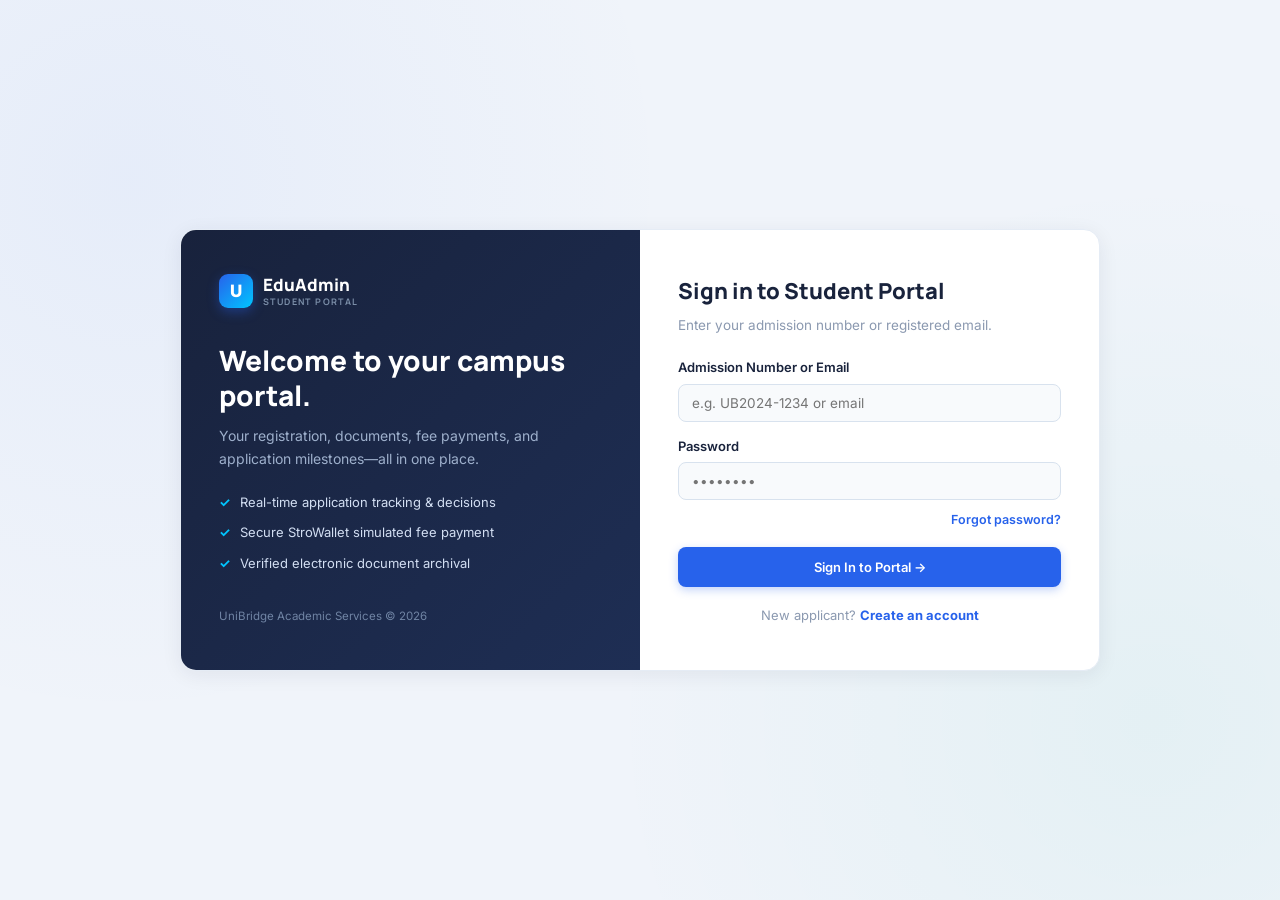
<file: frontend/pages/profile.html>
<!doctype html>
<html lang="en">
<head>
  <meta charset="utf-8">
  <meta name="viewport" content="width=device-width, initial-scale=1">
  <title>My Profile · UniBridge Student Portal</title>
  <meta name="description" content="View and update your student profile on UniBridge.">
  <link rel="stylesheet" href="../css/style.css">
</head>
<body>

<div id="page-loader" class="page-loader"><span class="loader-mark">✦</span></div>
<div class="sidebar-backdrop" id="sidebar-backdrop"></div>

<div class="app-shell">
  <!-- ─── EduAdmin Sidebar ────────────────────────────────────── -->
  <aside class="sidebar" id="sidebar">
    <div class="sidebar-brand-wrap">
      <button class="brand-toggle-btn" id="sidebar-collapse-btn" aria-label="Toggle Navigation">☰</button>
      <a class="brand" href="dashboard.html">
        <span class="brand-mark">U</span>
        <span class="brand-name">EduAdmin<small>STUDENT PORTAL</small></span>
      </a>
    </div>

    <div class="sidebar-nav-container">
      <div class="side-label">DASHBOARD & APPS</div>
      <a class="nav-link" href="dashboard.html">
        <span class="icon">⌂</span>
        <span>Dashboard</span>
      </a>
      <div class="nav-sub">
        <a class="nav-sub-item" href="dashboard.html">Overview</a>
        <a class="nav-sub-item" href="tracking.html">Application Tracking</a>
        <a class="nav-sub-item" href="payments.html">Payment History</a>
      </div>

      <div class="side-label">ADMISSIONS & FINANCE</div>
      <a class="nav-link" href="tracking.html">
        <span class="icon">📋</span>
        <span>Application Tracking</span>
      </a>
      <a class="nav-link" href="payments.html">
        <span class="icon">💳</span>
        <span>Fee Payment</span>
      </a>
      <a class="nav-link" href="registration.html">
        <span class="icon">▤</span>
        <span>Registration</span>
      </a>
      <a class="nav-link" href="documents.html">
        <span class="icon">↥</span>
        <span>Upload Documents</span>
      </a>
      <a class="nav-link active" href="profile.html">
        <span class="icon">◉</span>
        <span>My Profile</span>
      </a>

      <div class="side-label">ACCOUNT & SETTINGS</div>
      <button class="nav-link logout" id="logout-btn" style="width:100%;background:none;border:none;cursor:pointer;text-align:left">
        <span class="icon">↪</span>
        <span>Sign Out</span>
      </button>
    </div>

    <div class="sidebar-bottom">
      <div class="help-card">
        <b>Need Assistance?</b>
        <p>Our student helpdesk is available 24/7 to help you onboard.</p>
        <a href="mailto:admissions@unibridge.edu">Contact Support ↗</a>
      </div>
    </div>
  </aside>

  <!-- ─── Main Shell ──────────────────────────────────────────── -->
  <div class="main-shell">
    <header class="topbar">
      <div class="topbar-left">
        <button class="menu-toggle" id="menu-toggle" aria-label="Open sidebar">☰</button>
        <div class="quick-pills">
          <div class="quick-pill" title="Chat & Support">💬</div>
          <div class="quick-pill" title="Layout Options">▦</div>
          <div class="quick-pill" title="Tasks & Checklist">☑</div>
        </div>
        <div class="crumb">Student Portal <span>/</span> <b>My Profile</b></div>
      </div>

      <div class="topbar-right">
        <div class="search-box">
          <input type="text" placeholder="Search..." aria-label="Search">
          <span class="search-icon">🔍</span>
        </div>
        <div class="top-action-btn" title="Notifications">
          <span>🔔</span>
          <span class="badge-dot"></span>
        </div>
        <div class="top-user">
          <span class="avatar" id="topbar-avatar">S</span>
          <div class="user-meta">
            <strong id="topbar-name">—</strong>
            <small id="topbar-role">Student</small>
          </div>
        </div>
      </div>
    </header>

    <main class="content">
      <div class="section-head">
        <div>
          <h2>Student Profile Details</h2>
          <p style="color:var(--text-muted);font-size:13px;margin-top:2px">Official student profile used across the registrar office, library, and campus ID portal.</p>
        </div>
        <div class="section-actions">
          <span class="pill active" id="profile-pct">—% Complete</span>
        </div>
      </div>

      <div id="form-toast"></div>

      <div class="details-grid">
        <!-- Edit Profile Form -->
        <form class="card form-card" id="profile-form" novalidate>
          <div class="card-head">
            <h3>Personal & Contact Records</h3>
          </div>
          <div class="form-grid">
            <div class="field">
              <label>Full Name</label>
              <input name="full_name" required placeholder="Legal full name">
            </div>
            <div class="field">
              <label>Primary Phone</label>
              <input name="phone" required placeholder="Contact number">
            </div>
            <div class="field full">
              <label>Registered University Email</label>
              <input id="email-display" disabled>
              <small>Email change requests require contacting Admissions Support.</small>
            </div>
            <div class="field full">
              <label>Permanent Residential Address</label>
              <textarea name="address" placeholder="Address"></textarea>
            </div>
            <div class="field">
              <label>City</label>
              <input name="city" placeholder="City">
            </div>
            <div class="field">
              <label>State</label>
              <input name="state" placeholder="State">
            </div>
            <div class="field">
              <label>Postal Code</label>
              <input name="postal_code" placeholder="Postal Code">
            </div>
            <div class="field">
              <label>Guardian / Parent Name</label>
              <input name="guardian_name" placeholder="Guardian Name">
            </div>
            <div class="field full">
              <label>Guardian Emergency Phone</label>
              <input name="guardian_phone" placeholder="Guardian Phone">
            </div>
          </div>
          <div class="button-row">
            <button class="btn btn-primary" id="save-btn" type="submit">Save Changes ✓</button>
          </div>
        </form>

        <!-- Official Academic Record Snapshot -->
        <section class="card">
          <div class="card-head">
            <h3>Academic Snapshot</h3>
          </div>
          <div class="activity-list">
            <div class="activity-item">
              <div class="activity-icon-bubble">🆔</div>
              <div class="activity-meta">
                <b>Admission Number</b>
                <small id="rec-admission" style="font-size:13px;font-weight:600;color:var(--text-main)">—</small>
              </div>
            </div>
            <div class="activity-item">
              <div class="activity-icon-bubble">🎓</div>
              <div class="activity-meta">
                <b>Enrolled Course</b>
                <small id="rec-course" style="font-size:13px;font-weight:600;color:var(--text-main)">—</small>
              </div>
            </div>
            <div class="activity-item">
              <div class="activity-icon-bubble">📅</div>
              <div class="activity-meta">
                <b>Enrolment Batch Year</b>
                <small id="rec-year" style="font-size:13px;font-weight:600;color:var(--text-main)">—</small>
              </div>
            </div>
          </div>

          <div style="background:#f8fafc;border:1px solid #e2e8f0;border-radius:var(--radius-md);padding:14px;margin-top:20px;font-size:12.5px;color:var(--text-body);line-height:1.5">
            <b>🔒 Security Note:</b><br>
            Your login password is encrypted separately. To change your login password, submit a request via the password reset workflow.
          </div>
        </section>
      </div>
    </main>
  </div>
</div>

<script type="module">
  import { api } from '../js/api.js';
  import { requireAuth, hideLoader, initSidebarToggle, fillForm, formData, showToast } from '../js/utils.js';

  initSidebarToggle();

  const backdrop = document.getElementById('sidebar-backdrop');
  const sidebar = document.getElementById('sidebar');
  if (backdrop && sidebar) {
    backdrop.addEventListener('click', () => {
      sidebar.classList.remove('open');
      backdrop.classList.remove('active');
    });
    document.querySelector('.menu-toggle')?.addEventListener('click', () => {
      backdrop.classList.toggle('active', sidebar.classList.contains('open'));
    });
  }

  const form    = document.getElementById('profile-form');
  const saveBtn = document.getElementById('save-btn');

  async function init() {
    const session = await requireAuth(api);
    if (!session) return;
    const res = await api.profile();
    hideLoader();
    if (!res.success) return;

    const { user: u, readiness: r } = res.data;
    const fullName = u.full_name || u.admission_no || 'Student';

    document.getElementById('topbar-name').textContent = fullName;
    document.getElementById('topbar-avatar').textContent = (fullName[0] || 'S').toUpperCase();
    document.getElementById('topbar-role').textContent = u.admission_no || 'Student';

    fillForm(form, u);
    document.getElementById('email-display').value = u.email || '—';
    document.getElementById('profile-pct').textContent = `${r.profile}% Complete`;
    document.getElementById('rec-admission').textContent = u.admission_no || '—';
    document.getElementById('rec-course').textContent = u.course || '—';
    document.getElementById('rec-year').textContent = u.admission_year || '—';
  }

  form.addEventListener('submit', async e => {
    e.preventDefault();
    saveBtn.disabled = true;
    saveBtn.textContent = 'Saving…';

    const data = formData(form);
    const res = await api.saveProfile(data);
    saveBtn.disabled = false;
    saveBtn.textContent = 'Save Changes ✓';

    if (res.success) {
      showToast('Profile updated successfully.', 'success');
      document.getElementById('topbar-name').textContent = data.full_name || 'Student';
    } else {
      showToast(res.message, 'error');
    }
  });

  document.getElementById('logout-btn')?.addEventListener('click', async () => {
    await api.logout();
    window.location.href = 'login.html';
  });

  init();
</script>
</body>
</html>
</file>
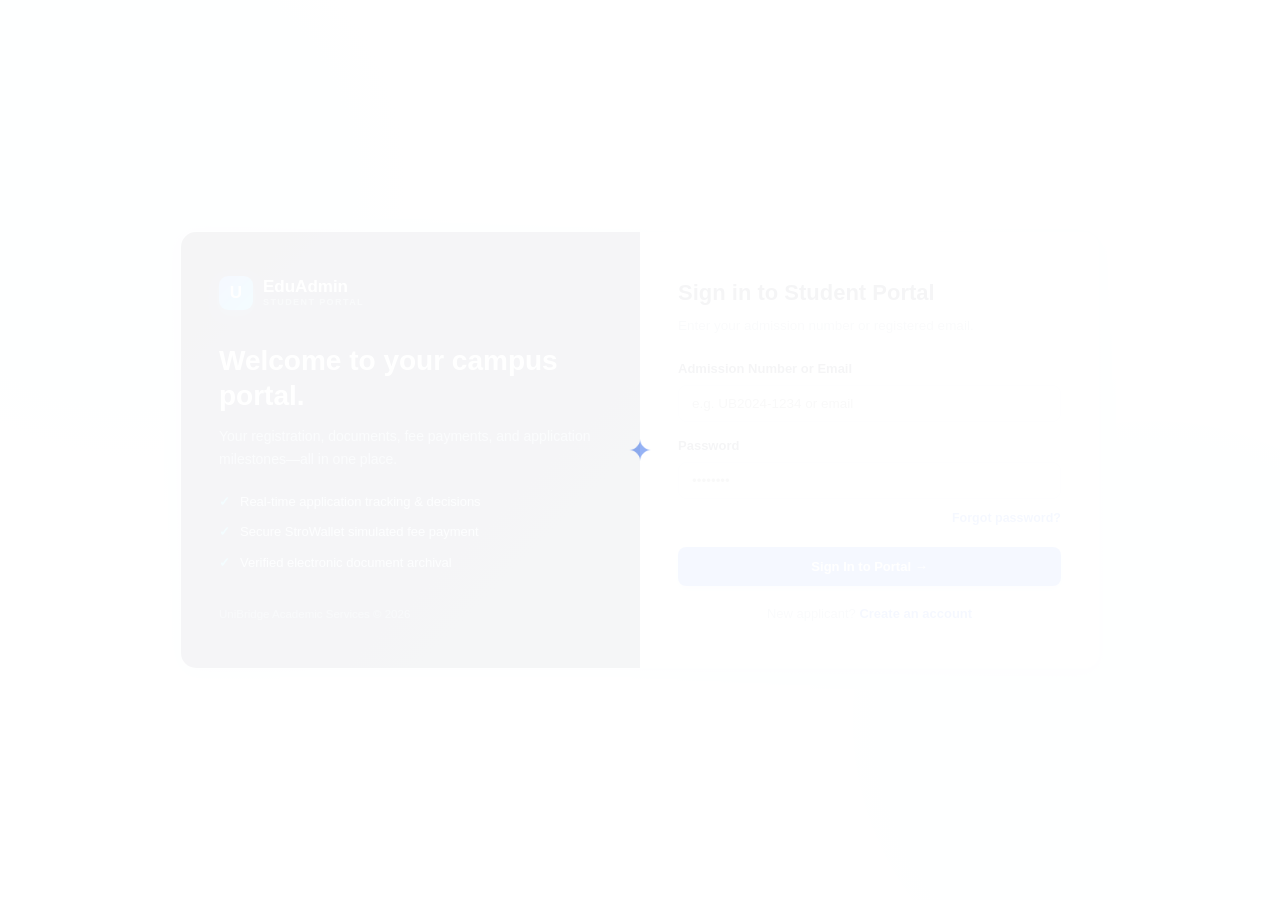
<file: frontend/pages/registration.html>
<!doctype html>
<html lang="en">
<head>
  <meta charset="utf-8">
  <meta name="viewport" content="width=device-width, initial-scale=1">
  <title>Registration · UniBridge Student Portal</title>
  <meta name="description" content="Complete your student registration on UniBridge in three easy steps.">
  <link rel="stylesheet" href="../css/style.css">
</head>
<body>

<div id="page-loader" class="page-loader"><span class="loader-mark">✦</span></div>
<div class="sidebar-backdrop" id="sidebar-backdrop"></div>

<div class="app-shell">
  <!-- ─── EduAdmin Sidebar ────────────────────────────────────── -->
  <aside class="sidebar" id="sidebar">
    <div class="sidebar-brand-wrap">
      <button class="brand-toggle-btn" id="sidebar-collapse-btn" aria-label="Toggle Navigation">☰</button>
      <a class="brand" href="dashboard.html">
        <span class="brand-mark">U</span>
        <span class="brand-name">EduAdmin<small>STUDENT PORTAL</small></span>
      </a>
    </div>

    <div class="sidebar-nav-container">
      <div class="side-label">DASHBOARD & APPS</div>
      <a class="nav-link" href="dashboard.html">
        <span class="icon">⌂</span>
        <span>Dashboard</span>
      </a>
      <div class="nav-sub">
        <a class="nav-sub-item" href="dashboard.html">Overview</a>
        <a class="nav-sub-item" href="tracking.html">Application Tracking</a>
        <a class="nav-sub-item" href="payments.html">Payment History</a>
      </div>

      <div class="side-label">ADMISSIONS & FINANCE</div>
      <a class="nav-link" href="tracking.html">
        <span class="icon">📋</span>
        <span>Application Tracking</span>
      </a>
      <a class="nav-link" href="payments.html">
        <span class="icon">💳</span>
        <span>Fee Payment</span>
      </a>
      <a class="nav-link active" href="registration.html">
        <span class="icon">▤</span>
        <span>Registration</span>
      </a>
      <a class="nav-link" href="documents.html">
        <span class="icon">↥</span>
        <span>Upload Documents</span>
      </a>
      <a class="nav-link" href="profile.html">
        <span class="icon">◉</span>
        <span>My Profile</span>
      </a>

      <div class="side-label">ACCOUNT & SETTINGS</div>
      <button class="nav-link logout" id="logout-btn" style="width:100%;background:none;border:none;cursor:pointer;text-align:left">
        <span class="icon">↪</span>
        <span>Sign Out</span>
      </button>
    </div>

    <div class="sidebar-bottom">
      <div class="help-card">
        <b>Need Assistance?</b>
        <p>Our student helpdesk is available 24/7 to help you onboard.</p>
        <a href="mailto:admissions@unibridge.edu">Contact Support ↗</a>
      </div>
    </div>
  </aside>

  <!-- ─── Main Content Shell ──────────────────────────────────── -->
  <div class="main-shell">
    <header class="topbar">
      <div class="topbar-left">
        <button class="menu-toggle" id="menu-toggle" aria-label="Open sidebar">☰</button>
        <div class="quick-pills">
          <div class="quick-pill" title="Chat & Support">💬</div>
          <div class="quick-pill" title="Layout Options">▦</div>
          <div class="quick-pill" title="Tasks & Checklist">☑</div>
        </div>
        <div class="crumb">Student Portal <span>/</span> <b>Registration</b></div>
      </div>

      <div class="topbar-right">
        <div class="search-box">
          <input type="text" placeholder="Search..." aria-label="Search">
          <span class="search-icon">🔍</span>
        </div>
        <div class="top-action-btn" title="Notifications">
          <span>🔔</span>
          <span class="badge-dot"></span>
        </div>
        <div class="top-user" onclick="window.location.href='profile.html'">
          <span class="avatar" id="topbar-avatar">S</span>
          <div class="user-meta">
            <strong id="topbar-name">—</strong>
            <small id="topbar-role">Student</small>
          </div>
        </div>
      </div>
    </header>

    <main class="content">
      <div class="section-head">
        <div>
          <h2>Student Registration Journey</h2>
          <p style="color:var(--text-muted);font-size:13px;margin-top:2px">Fill in your official enrollment details. Progress auto-saves as you move between steps.</p>
        </div>
        <div class="section-actions">
          <span class="pill active">3-Step Form</span>
        </div>
      </div>

      <!-- Stepper Component -->
      <div class="stepper-wrap">
        <div class="stepper" id="stepper">
          <div class="step active" data-step="1"><b>1</b>Personal Info</div>
          <i class="step-line" id="line-1"></i>
          <div class="step" data-step="2"><b>2</b>Academic Details</div>
          <i class="step-line" id="line-2"></i>
          <div class="step" data-step="3"><b>3</b>Contact & Guardian</div>
        </div>
      </div>

      <div id="form-toast"></div>

      <!-- Registration Form Card -->
      <form class="card form-card" id="reg-form" novalidate>
        <div class="card-head">
          <h3 id="step-title" style="font-size:16px">Step 1 of 3 · Personal Information</h3>
          <span style="font-size:12px;color:var(--text-muted)">Changes save on continue</span>
        </div>

        <!-- Step 1: Personal -->
        <div class="form-grid step-panel" id="panel-1">
          <div class="field">
            <label>Full Name *</label>
            <input name="full_name" required placeholder="Enter legal full name">
          </div>
          <div class="field">
            <label>Date of Birth</label>
            <input type="date" name="date_of_birth">
          </div>
          <div class="field">
            <label>Gender</label>
            <select name="gender">
              <option value="">Select gender</option>
              <option>Female</option>
              <option>Male</option>
              <option>Non-binary</option>
              <option>Prefer not to say</option>
            </select>
          </div>
          <div class="field">
            <label>Mobile Number *</label>
            <input type="tel" name="phone" required placeholder="10-digit mobile">
          </div>
        </div>

        <!-- Step 2: Academic -->
        <div class="form-grid step-panel" id="panel-2" style="display:none">
          <div class="field">
            <label>Admitted Course *</label>
            <input name="course" required placeholder="e.g. B.Tech Computer Science">
          </div>
          <div class="field">
            <label>Admission Year *</label>
            <input type="number" name="admission_year" min="2000" max="2100" value="2024">
          </div>
          <div class="field full">
            <label>Admission ID / Roll No</label>
            <input id="admission-no-field" disabled>
            <small>Allocated by University Admissions Cell</small>
          </div>
        </div>

        <!-- Step 3: Contact & Guardian -->
        <div class="form-grid step-panel" id="panel-3" style="display:none">
          <div class="field full">
            <label>Permanent Residential Address</label>
            <textarea name="address" placeholder="Door no, street, locality"></textarea>
          </div>
          <div class="field">
            <label>City</label>
            <input name="city" placeholder="City / District">
          </div>
          <div class="field">
            <label>State</label>
            <input name="state" placeholder="State / Province">
          </div>
          <div class="field">
            <label>Postal Code / PIN</label>
            <input name="postal_code" placeholder="Postal code">
          </div>
          <div class="field">
            <label>Guardian / Parent Name</label>
            <input name="guardian_name" placeholder="Full name of guardian">
          </div>
          <div class="field">
            <label>Guardian Contact Phone</label>
            <input type="tel" name="guardian_phone" placeholder="Emergency contact phone">
          </div>
        </div>

        <div class="button-row">
          <button type="button" class="btn btn-light" id="btn-back" style="display:none">← Previous Step</button>
          <button type="button" class="btn btn-primary" id="btn-next">Next Step →</button>
          <button type="submit" class="btn btn-primary" id="btn-save" style="display:none">Complete Registration ✓</button>
        </div>
      </form>
    </main>
  </div>
</div>

<script type="module">
  import { api } from '../js/api.js';
  import { requireAuth, hideLoader, initSidebarToggle, fillForm, formData, showToast } from '../js/utils.js';

  initSidebarToggle();

  const backdrop = document.getElementById('sidebar-backdrop');
  const sidebar = document.getElementById('sidebar');
  if (backdrop && sidebar) {
    backdrop.addEventListener('click', () => {
      sidebar.classList.remove('open');
      backdrop.classList.remove('active');
    });
    document.querySelector('.menu-toggle')?.addEventListener('click', () => {
      backdrop.classList.toggle('active', sidebar.classList.contains('open'));
    });
  }

  let currentStep = 1;
  const form = document.getElementById('reg-form');
  const titles = [
    'Step 1 of 3 · Personal Information',
    'Step 2 of 3 · Academic Enrolment',
    'Step 3 of 3 · Contact & Guardian Information',
  ];

  async function init() {
    const session = await requireAuth(api);
    if (!session) return;
    const fullName = session.user?.full_name || session.user?.admission_no || 'Student';
    document.getElementById('topbar-name').textContent = fullName;
    document.getElementById('topbar-avatar').textContent = (fullName[0] || 'S').toUpperCase();
    document.getElementById('topbar-role').textContent = session.user?.admission_no || 'Student';

    const res = await api.registration();
    hideLoader();

    if (res.success && res.data?.registration) {
      fillForm(form, res.data.registration);
      document.getElementById('admission-no-field').value = res.data.user?.admission_no || '—';
    }

    renderStep(1);
  }

  function renderStep(s) {
    currentStep = s;
    document.getElementById('step-title').textContent = titles[s - 1];

    [1, 2, 3].forEach(i => {
      const p = document.getElementById(`panel-${i}`);
      if (p) p.style.display = i === s ? 'grid' : 'none';

      const st = document.querySelector(`.step[data-step="${i}"]`);
      if (st) {
        st.classList.toggle('active', i === s);
        st.classList.toggle('done', i < s);
      }
      const l = document.getElementById(`line-${i}`);
      if (l) l.classList.toggle('done', i < s);
    });

    document.getElementById('btn-back').style.display = s > 1 ? 'inline-flex' : 'none';
    document.getElementById('btn-next').style.display = s < 3 ? 'inline-flex' : 'none';
    document.getElementById('btn-save').style.display = s === 3 ? 'inline-flex' : 'none';
  }

  document.getElementById('btn-next').addEventListener('click', async () => {
    await saveCurrentData();
    renderStep(currentStep + 1);
  });

  document.getElementById('btn-back').addEventListener('click', () => {
    renderStep(currentStep - 1);
  });

  form.addEventListener('submit', async e => {
    e.preventDefault();
    await saveCurrentData();
    showToast('Registration details saved successfully!', 'success');
    setTimeout(() => window.location.href = 'dashboard.html', 800);
  });

  async function saveCurrentData() {
    const data = formData(form);
    const res = await api.saveReg(data);
    if (res.success) {
      showToast('Progress saved.', 'success', 2000);
    } else {
      showToast(res.message, 'error');
    }
  }

  document.getElementById('logout-btn')?.addEventListener('click', async () => {
    await api.logout();
    window.location.href = 'login.html';
  });

  init();
</script>
</body>
</html>
</file>
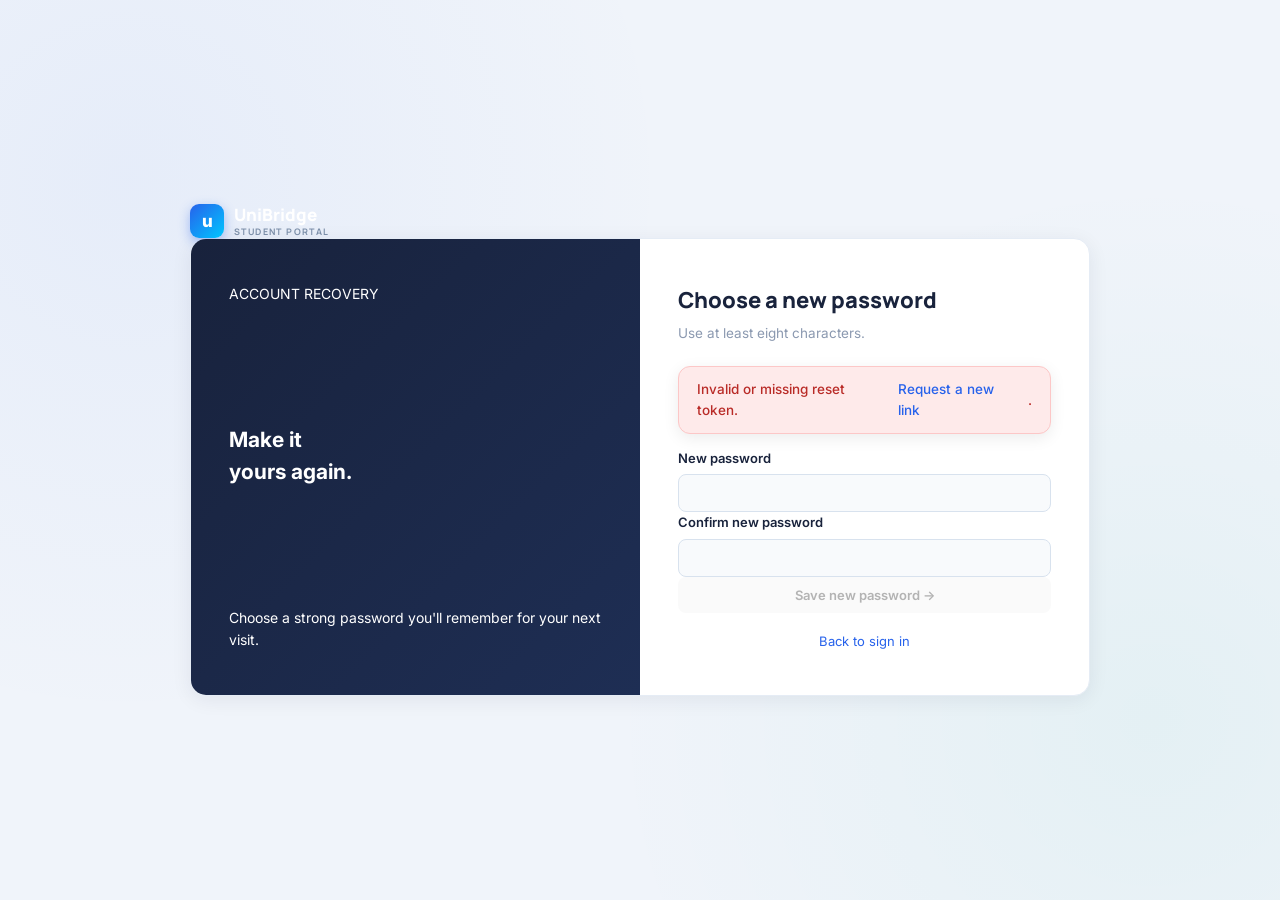
<file: frontend/pages/reset.html>
<!doctype html>
<html lang="en">
<head>
  <meta charset="utf-8">
  <meta name="viewport" content="width=device-width, initial-scale=1">
  <title>Reset Password · UniBridge</title>
  <link rel="stylesheet" href="../css/style.css">
</head>
<body>
<div id="page-loader" class="page-loader"><span class="loader-mark">✦</span></div>
<div class="public-shell">
  <div style="width:100%;max-width:900px">
    <a class="brand public-brand" href="login.html">
      <span class="brand-mark">u</span>
      <span class="brand-name">UniBridge<small>STUDENT PORTAL</small></span>
    </a>
    <div class="auth-layout">
      <section class="auth-copy">
        <div class="eyebrow">ACCOUNT RECOVERY</div>
        <h1>Make it<br>yours again.</h1>
        <p>Choose a strong password you'll remember for your next visit.</p>
      </section>
      <section class="auth-panel">
        <h2>Choose a new password</h2>
        <p>Use at least eight characters.</p>
        <div id="form-toast"></div>
        <form id="reset-form" novalidate>
          <input type="hidden" id="token-field" name="token">
          <div class="field">
            <label for="password">New password</label>
            <input id="password" name="password" type="password" required minlength="8">
          </div>
          <div class="field">
            <label for="confirm_password">Confirm new password</label>
            <input id="confirm_password" name="confirm_password" type="password" required minlength="8">
          </div>
          <button class="btn" id="submit-btn" type="submit" style="width:100%">Save new password →</button>
        </form>
        <div class="auth-foot"><a href="login.html">Back to sign in</a></div>
      </section>
    </div>
  </div>
</div>
<script type="module">
  import { api } from '../js/api.js';
  import { setLoading, hideLoader } from '../js/utils.js';

  const params = new URLSearchParams(window.location.search);
  const token  = params.get('token') || '';
  document.getElementById('token-field').value = token;

  const form  = document.getElementById('reset-form');
  const btn   = document.getElementById('submit-btn');
  const toast = document.getElementById('form-toast');

  hideLoader();

  if (!token) {
    toast.innerHTML = `<div class="toast error">Invalid or missing reset token. <a href="forgot.html">Request a new link</a>.</div>`;
    btn.disabled = true;
  }

  function msg(m, type = 'error') { toast.innerHTML = `<div class="toast ${type}">${m}</div>`; }

  form.addEventListener('submit', async e => {
    e.preventDefault();
    const password         = form.password.value;
    const confirm_password = form.confirm_password.value;
    if (password !== confirm_password) { msg('Passwords do not match.'); return; }
    if (password.length < 8)           { msg('Password must be at least 8 characters.'); return; }

    setLoading(btn, true);
    const res = await api.reset({ token, password, confirm_password });
    setLoading(btn, false);

    msg(res.message, res.success ? 'success' : 'error');
    if (res.success) setTimeout(() => window.location.href = res.data.redirect, 1000);
  });
</script>
</body>
</html>
</file>
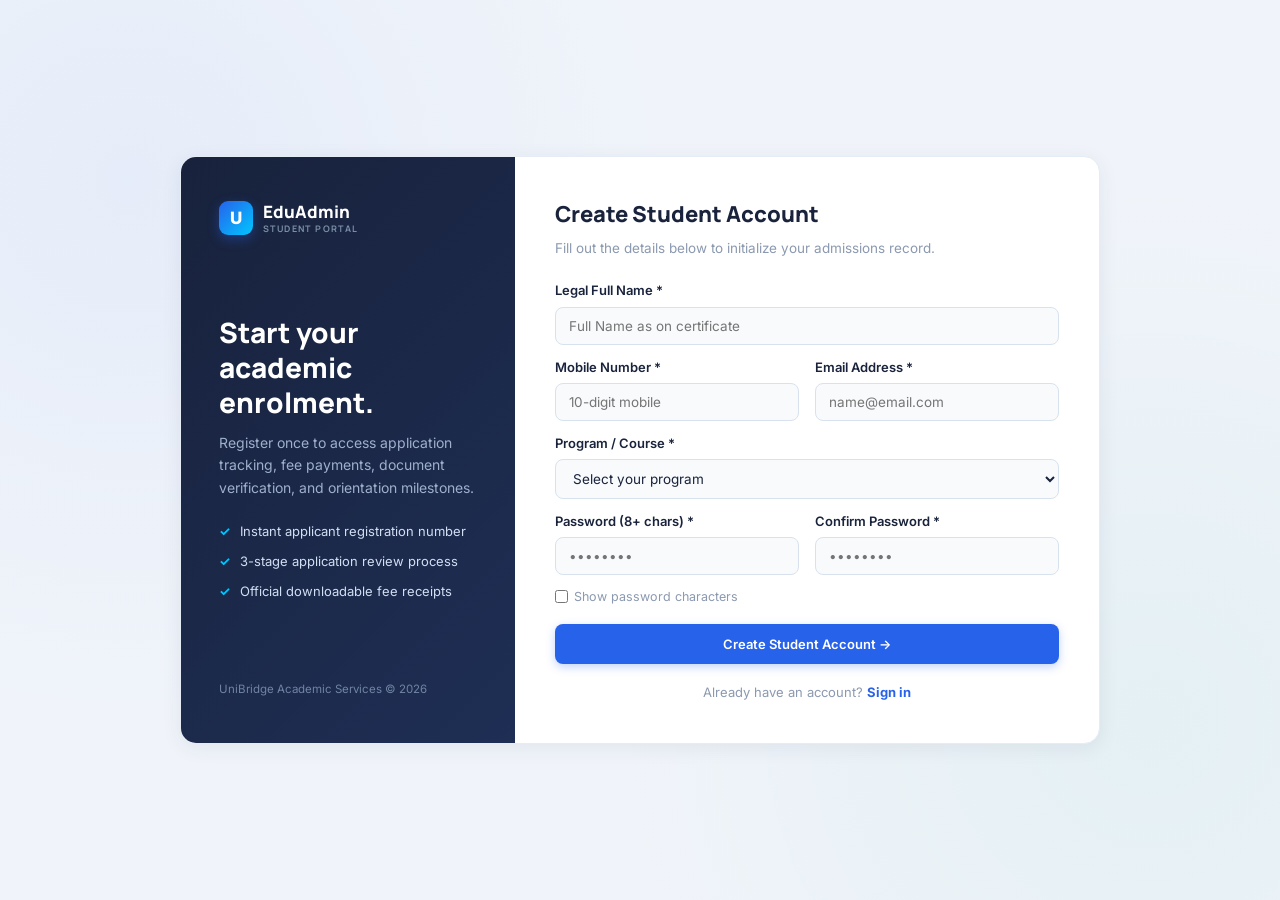
<file: frontend/pages/signup.html>
<!doctype html>
<html lang="en">
<head>
  <meta charset="utf-8">
  <meta name="viewport" content="width=device-width, initial-scale=1">
  <title>Create Account · UniBridge Student Portal</title>
  <meta name="description" content="Create your UniBridge student account to begin the onboarding journey.">
  <link rel="stylesheet" href="../css/style.css">
</head>
<body>

<div id="page-loader" class="page-loader">
  <span class="loader-mark">✦</span>
</div>

<div class="public-shell">
  <div class="auth-container">
    <div class="auth-layout">
      <!-- Left Branded Panel (EduAdmin Navy) -->
      <section class="auth-copy">
        <a class="brand" href="login.html" style="margin-bottom:28px">
          <span class="brand-mark">U</span>
          <span class="brand-name">EduAdmin<small>STUDENT PORTAL</small></span>
        </a>

        <div class="auth-copy-main">
          <h1>Start your academic enrolment.</h1>
          <p>Register once to access application tracking, fee payments, document verification, and orientation milestones.</p>

          <div class="auth-points">
            <div class="auth-point"><span>✓</span> Instant applicant registration number</div>
            <div class="auth-point"><span>✓</span> 3-stage application review process</div>
            <div class="auth-point"><span>✓</span> Official downloadable fee receipts</div>
          </div>
        </div>

        <div style="font-size:11.5px;color:#7084a4;margin-top:28px">
          UniBridge Academic Services © 2026
        </div>
      </section>

      <!-- Right Form Panel -->
      <section class="auth-panel" style="padding:40px">
        <h2>Create Student Account</h2>
        <p>Fill out the details below to initialize your admissions record.</p>

        <div id="form-toast"></div>

        <form id="signup-form" novalidate>
          <div class="field" style="margin-bottom:12px">
            <label for="full_name">Legal Full Name *</label>
            <input id="full_name" name="full_name" required autocomplete="name" placeholder="Full Name as on certificate">
          </div>
          <div class="form-grid" style="margin-bottom:12px">
            <div class="field">
              <label for="phone">Mobile Number *</label>
              <input id="phone" name="phone" required type="tel" inputmode="numeric" maxlength="10" placeholder="10-digit mobile">
            </div>
            <div class="field">
              <label for="email">Email Address *</label>
              <input id="email" name="email" required type="email" autocomplete="email" placeholder="name@email.com">
            </div>
          </div>
          <div class="field" style="margin-bottom:12px">
            <label for="course">Program / Course *</label>
            <select id="course" name="course" required>
              <option value="">Select your program</option>
              <option>B.Sc. Computer Science</option>
              <option>BCA</option>
              <option>B.Com</option>
              <option>B.A. Economics</option>
              <option>BBA</option>
              <option>B.Tech. Information Technology</option>
              <option>Other</option>
            </select>
          </div>
          <div class="form-grid" style="margin-bottom:12px">
            <div class="field">
              <label for="password">Password (8+ chars) *</label>
              <input id="password" class="password-field" name="password" required minlength="8" type="password" placeholder="••••••••">
            </div>
            <div class="field">
              <label for="confirm_password">Confirm Password *</label>
              <input id="confirm_password" class="password-field" name="confirm_password" required minlength="8" type="password" placeholder="••••••••">
            </div>
          </div>
          <label style="font-size:12.5px;color:var(--text-muted);display:flex;align-items:center;gap:6px;cursor:pointer;margin-bottom:18px">
            <input type="checkbox" id="show-pw"> Show password characters
          </label>
          <button class="btn btn-primary" id="signup-btn" type="submit" style="width:100%;padding:11px">
            Create Student Account →
          </button>
        </form>

        <div class="auth-foot">
          Already have an account? <a href="login.html" style="font-weight:700">Sign in</a>
        </div>
      </section>
    </div>
  </div>
</div>

<script type="module">
  import { api } from '../js/api.js';
  import { redirectIfLoggedIn, hideLoader, showToast } from '../js/utils.js';

  async function init() {
    await redirectIfLoggedIn(api);
    hideLoader();

    const form      = document.getElementById('signup-form');
    const btn       = document.getElementById('signup-btn');
    const toastArea = document.getElementById('form-toast');
    const showPw    = document.getElementById('show-pw');

    showPw?.addEventListener('change', () => {
      document.querySelectorAll('.password-field').forEach(input => {
        input.type = showPw.checked ? 'text' : 'password';
      });
    });

    form.addEventListener('submit', async e => {
      e.preventDefault();
      const name  = form.full_name.value.trim();
      const phone = form.phone.value.trim();
      const email = form.email.value.trim();
      const course = form.course.value;
      const pass  = form.password.value;
      const cpass = form.confirm_password.value;

      if (!name || !phone || !email || !course || !pass) {
        toastArea.innerHTML = `<div class="toast error">Please fill in all required fields.</div>`;
        return;
      }

      if (pass !== cpass) {
        toastArea.innerHTML = `<div class="toast error">Passwords do not match.</div>`;
        return;
      }

      btn.disabled = true;
      btn.textContent = 'Creating Account…';

      const res = await api.signup({ full_name: name, phone, email, course, password: pass, confirm_password: cpass });
      btn.disabled = false;
      btn.textContent = 'Create Student Account →';

      if (res.success) {
        showToast(res.message || 'Account created successfully!', 'success');
        window.location.href = res.data?.redirect || 'dashboard.html';
      } else {
        toastArea.innerHTML = `<div class="toast error">${res.message}</div>`;
      }
    });
  }

  init();
</script>
</body>
</html>
</file>
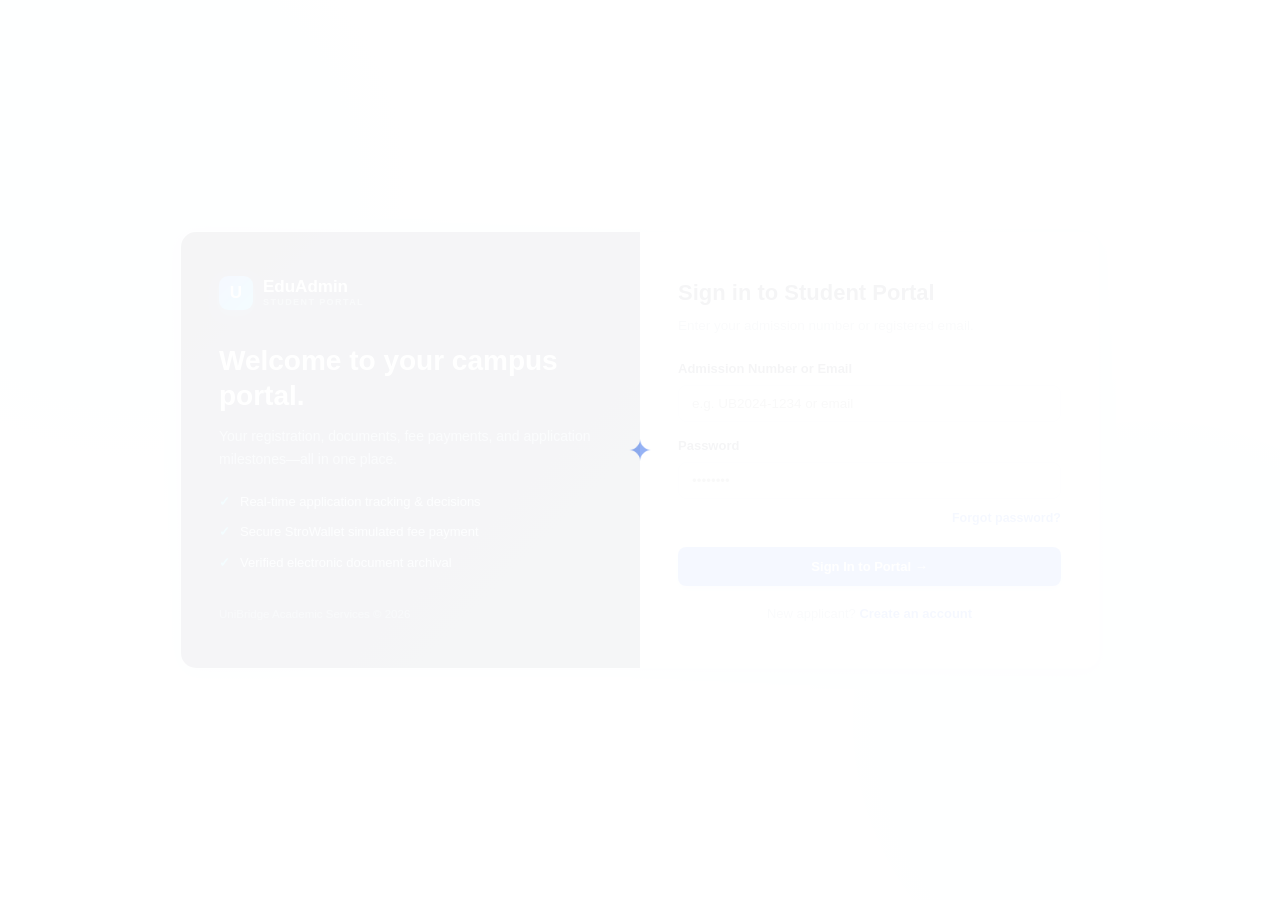
<file: frontend/pages/tracking.html>
<!doctype html>
<html lang="en">
<head>
  <meta charset="utf-8">
  <meta name="viewport" content="width=device-width, initial-scale=1">
  <title>Application Tracking · UniBridge Student Portal</title>
  <meta name="description" content="Track your university admission application status, stage timeline, document compliance, and official notifications.">
  <link rel="stylesheet" href="../css/style.css">
</head>
<body>

<div id="page-loader" class="page-loader"><span class="loader-mark">✦</span></div>
<div class="sidebar-backdrop" id="sidebar-backdrop"></div>

<div class="app-shell">
  <!-- ─── EduAdmin Sidebar ────────────────────────────────────── -->
  <aside class="sidebar" id="sidebar">
    <div class="sidebar-brand-wrap">
      <button class="brand-toggle-btn" id="sidebar-collapse-btn" aria-label="Toggle Navigation">☰</button>
      <a class="brand" href="dashboard.html">
        <span class="brand-mark">U</span>
        <span class="brand-name">EduAdmin<small>STUDENT PORTAL</small></span>
      </a>
    </div>

    <div class="sidebar-nav-container">
      <div class="side-label">DASHBOARD & APPS</div>
      <a class="nav-link" href="dashboard.html">
        <span class="icon">⌂</span>
        <span>Dashboard</span>
      </a>
      <div class="nav-sub">
        <a class="nav-sub-item" href="dashboard.html">Overview</a>
        <a class="nav-sub-item active" href="tracking.html">Application Tracking</a>
        <a class="nav-sub-item" href="payments.html">Payment History</a>
      </div>

      <div class="side-label">ADMISSIONS & FINANCE</div>
      <a class="nav-link active" href="tracking.html">
        <span class="icon">📋</span>
        <span>Application Tracking</span>
      </a>
      <a class="nav-link" href="payments.html">
        <span class="icon">💳</span>
        <span>Fee Payment</span>
      </a>
      <a class="nav-link" href="documents.html">
        <span class="icon">↥</span>
        <span>Upload Documents</span>
      </a>
      <a class="nav-link" href="profile.html">
        <span class="icon">◉</span>
        <span>My Profile</span>
      </a>

      <div class="side-label">ACCOUNT & SETTINGS</div>
      <button class="nav-link logout" id="logout-btn" style="width:100%;background:none;border:none;cursor:pointer;text-align:left">
        <span class="icon">↪</span>
        <span>Sign Out</span>
      </button>
    </div>

    <div class="sidebar-bottom">
      <div class="help-card">
        <b>Admissions Helpdesk</b>
        <p>Questions regarding evaluation or documents? Contact our office.</p>
        <a href="mailto:admissions@unibridge.edu">admissions@unibridge.edu ↗</a>
      </div>
    </div>
  </aside>

  <!-- ─── Main Shell ─────────────────────────────────────────── -->
  <div class="main-shell">
    <header class="topbar">
      <div class="topbar-left">
        <button class="menu-toggle" id="menu-toggle" aria-label="Open sidebar">☰</button>
        <div class="quick-pills">
          <div class="quick-pill" title="Admissions Support">💬</div>
          <div class="quick-pill" title="Application Checklist">☑</div>
        </div>
        <div class="crumb">Student Portal <span>/</span> <b>Application Tracking</b></div>
      </div>

      <div class="topbar-right">
        <div class="search-box">
          <input type="text" placeholder="Search application..." aria-label="Search">
          <span class="search-icon">🔍</span>
        </div>
        <div class="top-action-btn" title="Notifications" id="notif-btn">
          <span>🔔</span>
          <span class="badge-dot" id="notif-badge"></span>
        </div>
        <div class="top-user" onclick="window.location.href='profile.html'">
          <span class="avatar" id="topbar-avatar">S</span>
          <div class="user-meta">
            <strong id="topbar-name">—</strong>
            <small id="topbar-role">Student</small>
          </div>
        </div>
      </div>
    </header>

    <main class="content">
      <!-- Section Header -->
      <div class="section-head">
        <div>
          <h2>Application Lifecycle & Status Tracking</h2>
          <p style="color:var(--text-muted);font-size:13px;margin-top:2px">Real-time status updates from the admissions committee, stage progression, and notifications.</p>
        </div>
        <div class="section-actions" id="app-badge-slot">
          <!-- Populated by JS -->
        </div>
      </div>

      <div id="global-toast"></div>

      <!-- 4 Quick Status Metrics -->
      <div class="status-stats-row">
        <div class="status-stat-card">
          <div class="status-stat-icon" style="background:var(--primary-soft);color:var(--primary)">📋</div>
          <div class="status-stat-body">
            <small>Application ID</small>
            <strong id="stat-app-num">UB-2024</strong>
          </div>
        </div>
        <div class="status-stat-card">
          <div class="status-stat-icon" style="background:#eef4ff;color:#2762eb">🎯</div>
          <div class="status-stat-body">
            <small>Current Lifecycle State</small>
            <strong id="stat-current-stage">Under Review</strong>
          </div>
        </div>
        <div class="status-stat-card">
          <div class="status-stat-icon" style="background:var(--teal-soft);color:var(--teal)">🗓️</div>
          <div class="status-stat-body">
            <small>Submission Date</small>
            <strong id="stat-submit-date">Recent</strong>
          </div>
        </div>
        <div class="status-stat-card">
          <div class="status-stat-icon" style="background:var(--orange-soft);color:var(--orange)">📁</div>
          <div class="status-stat-body">
            <small>Document Compliance</small>
            <strong id="stat-doc-status">In Progress</strong>
          </div>
        </div>
      </div>

      <!-- Banner Hero with Stage Details and Dynamic CTA -->
      <section class="banner-hero" id="status-hero">
        <div class="banner-left">
          <div class="banner-art-wrap" style="width:100px;height:84px;display:grid;place-items:center;background:#ffffff;font-size:36px;border-radius:12px;box-shadow:0 2px 8px rgba(39,98,235,0.08);flex-shrink:0">
            <span id="status-icon">📑</span>
          </div>
          <div class="banner-copy">
            <div style="font-size:11px;font-weight:700;letter-spacing:1px;text-transform:uppercase;color:var(--primary);margin-bottom:4px" id="app-ref-id">APPLICATION ID: #—</div>
            <h1 id="status-headline" style="font-size:20px">Evaluating Application</h1>
            <p id="status-note-text" style="font-size:13px;line-height:1.5">Loading official notes from admissions office…</p>
          </div>
        </div>
        <div class="banner-right" id="status-action-cta">
          <!-- Dynamic CTA Button based on status -->
        </div>
      </section>

      <!-- Main Layout: 2 Columns (Timeline & Details Left, Simulator & Notifs Right) -->
      <div class="details-grid">
        <!-- ─── Left Column: Timeline & Verification Checklist ─── -->
        <div style="display:flex;flex-direction:column;gap:18px">
          <!-- Timeline Card -->
          <div class="timeline-card">
            <div class="card-head">
              <div>
                <h3>Application Milestones Timeline</h3>
                <small style="color:var(--text-muted);font-size:12px">Track progression from initial submission to final registrar decision</small>
              </div>
              <span class="pill active" style="font-size:10px">Live Status</span>
            </div>

            <div class="timeline" id="timeline-container">
              <!-- Populated by JS -->
            </div>
          </div>

          <!-- Document Verification Checklist Card -->
          <div class="card">
            <div class="card-head">
              <h3>Required Document Checklist</h3>
              <a href="documents.html" class="btn btn-outline btn-sm">Manage Files →</a>
            </div>
            <div style="display:flex;flex-direction:column;gap:10px" id="doc-checklist-container">
              <div style="display:flex;align-items:center;justify-content:space-between;padding:10px 14px;background:#f8fafc;border-radius:8px;border:1px solid #edf2f7">
                <div style="display:flex;align-items:center;gap:10px">
                  <span style="font-size:16px">🪪</span>
                  <div>
                    <strong style="font-size:13px;display:block">National ID / Passport</strong>
                    <small style="color:var(--text-muted);font-size:11px">Identity verification document</small>
                  </div>
                </div>
                <span class="pill finished" style="font-size:11px">Verified</span>
              </div>
              <div style="display:flex;align-items:center;justify-content:space-between;padding:10px 14px;background:#f8fafc;border-radius:8px;border:1px solid #edf2f7">
                <div style="display:flex;align-items:center;gap:10px">
                  <span style="font-size:16px">📜</span>
                  <div>
                    <strong style="font-size:13px;display:block">Senior Secondary / High School Marksheet</strong>
                    <small style="color:var(--text-muted);font-size:11px">Academic eligibility check</small>
                  </div>
                </div>
                <span class="pill in-progress" id="chk-marksheet-pill" style="font-size:11px">In Review</span>
              </div>
              <div style="display:flex;align-items:center;justify-content:space-between;padding:10px 14px;background:#f8fafc;border-radius:8px;border:1px solid #edf2f7">
                <div style="display:flex;align-items:center;gap:10px">
                  <span style="font-size:16px">🎓</span>
                  <div>
                    <strong style="font-size:13px;display:block">Transfer / Migration Certificate</strong>
                    <small style="color:var(--text-muted);font-size:11px">Institution transfer documentation</small>
                  </div>
                </div>
                <span class="pill paused" id="chk-cert-pill" style="font-size:11px">Optional</span>
              </div>
            </div>
          </div>
        </div>

        <!-- ─── Right Column: Reviewer Simulator & Notifications Feed ─── -->
        <div style="display:flex;flex-direction:column;gap:18px">
          <!-- Status Change Simulator (For Teacher / Evaluator Demo) -->
          <div class="card" style="background:#fcfdff;border:1px dashed #b9cbe7">
            <div class="card-head">
              <h3>Admissions Review Simulator</h3>
              <span class="pill active" style="font-size:10px;background:#2762eb">Examiner Demo</span>
            </div>
            <p style="font-size:12px;color:var(--text-muted);margin-bottom:12px;line-height:1.45">
              Simulate admission committee lifecycle actions to test milestone timeline, notifications, and dynamic banners:
            </p>
            <div class="field" style="margin-bottom:10px">
              <label>Select Stage to Transition To</label>
              <select id="sim-status-select">
                <option value="Draft">Draft (Registration in Progress)</option>
                <option value="Submitted">Submitted (Awaiting Faculty Review)</option>
                <option value="Under Review" selected>Under Review (Admissions Panel)</option>
                <option value="Documents Pending">Documents Pending (Missing Uploads)</option>
                <option value="Correction Required">Correction Required (Resubmit Marksheet)</option>
                <option value="Waitlisted">Waitlisted (Quota Allocation)</option>
                <option value="Approved">Approved (Admissions Offer Issued)</option>
                <option value="Rejected">Rejected (Not Selected)</option>
              </select>
            </div>
            <div class="field" style="margin-bottom:14px">
              <label>Official Committee Note (Optional)</label>
              <input id="sim-note-input" placeholder="e.g. Identity verified; marksheet accepted for Bachelor program.">
            </div>
            <button class="btn btn-primary" id="sim-submit-btn" style="width:100%;justify-content:center">
              Apply Status Transition ⚡
            </button>
          </div>

          <!-- Notifications & Alerts Feed -->
          <div class="card">
            <div class="card-head">
              <h3>Status Alerts & Notifications</h3>
              <button id="mark-all-read" style="background:none;border:none;color:var(--primary);cursor:pointer;font-size:12px;font-weight:600">Mark all read</button>
            </div>
            <div class="activity-list" id="notif-feed">
              <!-- Populated by JS -->
            </div>
          </div>

          <!-- Counselor Support Card -->
          <div class="card" style="background:#f8fafc">
            <div class="card-head">
              <h3>Admissions Guidance</h3>
              <span style="font-size:18px">💬</span>
            </div>
            <p style="font-size:12.5px;color:var(--text-muted);line-height:1.5;margin-bottom:12px">
              Need assistance with document re-upload or fee payment instructions? Our counselors are available Monday – Friday (9 AM – 5 PM).
            </p>
            <div style="font-size:12px;color:var(--text-main);display:flex;flex-direction:column;gap:4px">
              <span>📞 <strong>+1 (800) 555-UNIBRIDGE</strong></span>
              <span>✉️ <strong>helpdesk@unibridge.edu</strong></span>
            </div>
          </div>
        </div>
      </div>
    </main>
  </div>
</div>

<script type="module">
  import { api } from '../js/api.js';
  import { requireAuth, hideLoader, initSidebarToggle, showToast, fmtDate, pillHTML } from '../js/utils.js';

  initSidebarToggle();

  const backdrop = document.getElementById('sidebar-backdrop');
  const sidebar = document.getElementById('sidebar');
  if (backdrop && sidebar) {
    backdrop.addEventListener('click', () => {
      sidebar.classList.remove('open');
      backdrop.classList.remove('active');
    });
    document.querySelector('.menu-toggle')?.addEventListener('click', () => {
      backdrop.classList.toggle('active', sidebar.classList.contains('open'));
    });
  }

  async function init() {
    const session = await requireAuth(api);
    if (!session) return;
    const fullName = session.user?.full_name || session.user?.admission_no || 'Student';
    document.getElementById('topbar-name').textContent = fullName;
    document.getElementById('topbar-avatar').textContent = (fullName[0] || 'S').toUpperCase();
    document.getElementById('topbar-role').textContent = session.user?.admission_no || 'Student';

    await loadApplication();
    await loadNotifications();
    hideLoader();
  }

  async function loadApplication() {
    const res = await api.application();
    if (!res.success) { showToast(res.message, 'error'); return; }

    const { application: app, timeline, user: u } = res.data;
    const st = app.status;

    // Header badge
    const badgeMap = {
      'Approved': 'finished',
      'Waitlisted': 'pending',
      'Rejected': 'rejected',
      'Correction Required': 'rejected',
      'Documents Pending': 'pending',
      'Under Review': 'active',
      'Submitted': 'active',
      'Draft': 'paused'
    };
    document.getElementById('app-badge-slot').innerHTML = `
      <span class="pill ${badgeMap[st] || 'active'}" style="font-size:12px;padding:6px 14px">${st}</span>
    `;

    // 4 Stat Cards
    document.getElementById('stat-app-num').textContent = u.admission_no || 'UB-2024';
    document.getElementById('stat-current-stage').textContent = st;
    document.getElementById('stat-submit-date').textContent = app.submitted_at ? fmtDate(app.submitted_at) : 'Drafting';
    
    const docStatusEl = document.getElementById('stat-doc-status');
    const chkMarksheet = document.getElementById('chk-marksheet-pill');
    if (st === 'Approved' || st === 'Waitlisted') {
      docStatusEl.textContent = 'All Verified ✓';
      docStatusEl.style.color = '#00a884';
      if (chkMarksheet) { chkMarksheet.className = 'pill finished'; chkMarksheet.textContent = 'Verified'; }
    } else if (st === 'Correction Required') {
      docStatusEl.textContent = 'Action Needed ⚠️';
      docStatusEl.style.color = '#ea5455';
      if (chkMarksheet) { chkMarksheet.className = 'pill rejected'; chkMarksheet.textContent = 'Correction Needed'; }
    } else if (st === 'Documents Pending') {
      docStatusEl.textContent = 'Upload Pending ⚠️';
      docStatusEl.style.color = '#f58220';
      if (chkMarksheet) { chkMarksheet.className = 'pill pending'; chkMarksheet.textContent = 'Pending'; }
    } else if (st === 'Draft') {
      docStatusEl.textContent = 'Incomplete';
      docStatusEl.style.color = 'var(--text-main)';
      if (chkMarksheet) { chkMarksheet.className = 'pill paused'; chkMarksheet.textContent = 'Not Uploaded'; }
    } else {
      docStatusEl.textContent = 'Under Review';
      docStatusEl.style.color = '#2762eb';
      if (chkMarksheet) { chkMarksheet.className = 'pill in-progress'; chkMarksheet.textContent = 'In Review'; }
    }

    document.getElementById('app-ref-id').textContent = `APPLICATION ID: #${u.admission_no || 'UB-2024'}`;
    document.getElementById('status-headline').textContent = `Current Status: ${st}`;
    document.getElementById('status-note-text').textContent = app.status_note || 'Application undergoing official procedural checks.';

    // Icon map
    const iconMap = {
      'Approved': '🎉',
      'Waitlisted': '⏳',
      'Rejected': '❌',
      'Correction Required': '⚠️',
      'Documents Pending': '📄',
      'Under Review': '🔍',
      'Submitted': '📨',
      'Draft': '✏️'
    };
    document.getElementById('status-icon').textContent = iconMap[st] || '📑';

    // Action CTA inside Banner
    const ctaSlot = document.getElementById('status-action-cta');
    if (st === 'Approved') {
      ctaSlot.innerHTML = `
        <div class="banner-right-card" style="border-color:#00a884;background:#f0faf6">
          <p style="color:#00a884;font-weight:700">🎉 Congratulations! Offer Letter Issued</p>
          <a class="btn btn-primary" href="payments.html" style="background:#00a884;box-shadow:0 3px 10px rgba(0,168,132,0.3)">Proceed to Fee Payment →</a>
        </div>`;
    } else if (st === 'Correction Required' || st === 'Documents Pending') {
      ctaSlot.innerHTML = `
        <div class="banner-right-card" style="border-color:#f58220;background:#fffaf3">
          <p style="color:#f58220;font-weight:700">Action Required on Documents</p>
          <a class="btn btn-primary" href="documents.html" style="background:#f58220;box-shadow:0 3px 10px rgba(245,130,32,0.3)">Re-upload Documents →</a>
        </div>`;
    } else if (st === 'Draft') {
      ctaSlot.innerHTML = `
        <div class="banner-right-card">
          <p>Application Incomplete</p>
          <a class="btn btn-primary" href="registration.html">Complete Application →</a>
        </div>`;
    } else {
      ctaSlot.innerHTML = `
        <div class="banner-right-card">
          <p>Admissions Processing Active</p>
          <a class="btn btn-primary" href="payments.html">View Fee Receipts →</a>
        </div>`;
    }

    // Render Timeline
    const tContainer = document.getElementById('timeline-container');
    tContainer.innerHTML = timeline.map(item => {
      const isDone = item.state === 'completed';
      const isCur  = item.state === 'current';
      return `
        <div class="timeline-item">
          <div class="timeline-badge ${isDone ? 'completed' : (isCur ? 'current' : '')}">
            ${isDone ? '✓' : ''}
          </div>
          <div class="timeline-body" style="${isCur ? 'border-color:var(--primary);background:#f4f8ff;box-shadow:0 2px 8px rgba(39,98,235,0.06)' : ''}">
            <div class="timeline-body-head">
              <h4 style="${isCur ? 'color:var(--primary)' : ''}">${item.label}</h4>
              <span>${item.timestamp ? fmtDate(item.timestamp) : (isCur ? 'Active Now' : 'Pending')}</span>
            </div>
            <p>${item.desc}</p>
          </div>
        </div>
      `;
    }).join('');

    // Pre-select simulator value
    document.getElementById('sim-status-select').value = st;
  }

  async function loadNotifications() {
    const res = await api.notifications();
    if (!res.success) return;

    const notifs = res.data.notifications || [];
    const unread = res.data.unread_count || 0;
    const badge = document.getElementById('notif-badge');
    if (badge) badge.style.display = unread > 0 ? 'block' : 'none';

    const feed = document.getElementById('notif-feed');
    if (!notifs.length) {
      feed.innerHTML = `<p style="text-align:center;color:var(--text-muted);font-size:12px;padding:16px 0">No notifications yet.</p>`;
      return;
    }

    const typeIcons = { success: '✅', warning: '⚠️', alert: '🚨', info: '🔔' };

    feed.innerHTML = notifs.slice(0, 6).map(n => `
      <div class="activity-item" style="${n.is_read == 0 ? 'background:#f8fbff;padding:8px 10px;border-radius:8px' : ''}">
        <div class="activity-icon-bubble" style="font-size:12px">
          ${typeIcons[n.type] || '🔔'}
        </div>
        <div class="activity-meta" style="flex:1">
          <b>${n.title}</b>
          <small>${n.message}</small>
          <small style="color:var(--text-muted);margin-top:2px">${fmtDate(n.created_at)}</small>
        </div>
      </div>
    `).join('');
  }

  // Simulator transition submit
  document.getElementById('sim-submit-btn').addEventListener('click', async () => {
    const status = document.getElementById('sim-status-select').value;
    const note   = document.getElementById('sim-note-input').value.trim();

    const btn = document.getElementById('sim-submit-btn');
    btn.disabled = true;
    btn.textContent = 'Updating…';

    const res = await api.updateAppStatus({ status, note });
    btn.disabled = false;
    btn.textContent = 'Apply Status Transition ⚡';

    if (res.success) {
      showToast(res.message, 'success');
      document.getElementById('sim-note-input').value = '';
      await loadApplication();
      await loadNotifications();
    } else {
      showToast(res.message, 'error');
    }
  });

  document.getElementById('mark-all-read').addEventListener('click', async () => {
    await api.markNotificationRead({});
    await loadNotifications();
    showToast('Notifications marked as read.', 'info');
  });

  document.getElementById('logout-btn')?.addEventListener('click', async () => {
    await api.logout();
    window.location.href = 'login.html';
  });

  init();
</script>
</body>
</html>
</file>
<file: frontend/css/style.css>
﻿/* =======================================================================
   UniBridge - EduAdmin Premium Dashboard & Application Theme v2.0
   Fixed overlapping, premium realistic UI, fully responsive layout
   ======================================================================= */

@import url('https://fonts.googleapis.com/css2?family=Inter:wght@300;400;500;600;700;800&family=Manrope:wght@500;600;700;800&display=swap');

:root {
  --sidebar-bg: #18223c; --sidebar-hover: #212e4f; --sidebar-active: #2762eb;
  --sidebar-text: #8f9fb8; --sidebar-heading: #5b6b88; --sidebar-border: rgba(255,255,255,0.07);
  --bg: #f0f4fa; --bg-card: #ffffff; --bg-input: #f8fafc;
  --border: #e5ecf5; --border-light: #edf2f9;
  --text-main: #19233c; --text-body: #526079; --text-muted: #8b99b0; --text-light: #a5b3cb;
  --primary: #2762eb; --primary-hover: #1d51c7; --primary-soft: #eef4ff; --primary-glow: rgba(39,98,235,0.16);
  --teal: #00a884; --teal-soft: #e6f7f2; --orange: #f58220; --orange-soft: #fff3e8;
  --purple: #7367f0; --purple-soft: #f3f1ff; --red: #ea5455; --red-soft: #feeaea; --navy: #18223c;
  --sidebar-w: 258px; --topbar-h: 68px;
  --radius-lg: 16px; --radius-md: 12px; --radius-sm: 8px; --radius-pill: 999px;
  --shadow-sm: 0 2px 8px rgba(24,34,60,0.05); --shadow-card: 0 4px 20px rgba(24,34,60,0.07);
  --shadow-hover: 0 8px 28px rgba(24,34,60,0.11); --shadow-float: 0 16px 40px rgba(15,23,42,0.18);
  --trans: all 0.22s cubic-bezier(0.4,0,0.2,1);
  --font-head: 'Manrope','Inter',-apple-system,sans-serif;
  --font-body: 'Inter',-apple-system,sans-serif;
  --font-mono: 'SFMono-Regular',Consolas,'Liberation Mono',Menlo,monospace;
}
*,*::before,*::after{box-sizing:border-box;margin:0;padding:0}
html{font-size:14px;scroll-behavior:smooth;-webkit-font-smoothing:antialiased}
body{font-family:var(--font-body);background:var(--bg);color:var(--text-body);line-height:1.55;min-height:100vh;overflow-x:hidden}
a{color:var(--primary);text-decoration:none;transition:var(--trans)}
a:hover{color:var(--primary-hover)}
button,input,select,textarea{font-family:inherit;font-size:inherit}
img{max-width:100%;display:block}
.app-shell{display:flex;min-height:100vh;width:100%;position:relative}

/* Sidebar */
.sidebar{width:var(--sidebar-w);background:var(--sidebar-bg);color:var(--sidebar-text);position:fixed;top:0;left:0;bottom:0;height:100vh;z-index:1000;display:flex;flex-direction:column;transition:transform 0.28s cubic-bezier(0.4,0,0.2,1);overflow-y:auto;overflow-x:hidden;border-right:1px solid var(--sidebar-border)}
.sidebar::-webkit-scrollbar{width:4px}
.sidebar::-webkit-scrollbar-thumb{background:rgba(255,255,255,0.12);border-radius:4px}
.sidebar-brand-wrap{height:var(--topbar-h);display:flex;align-items:center;padding:0 18px;gap:12px;border-bottom:1px solid var(--sidebar-border);flex-shrink:0}
.brand-toggle-btn{background:transparent;border:none;color:var(--sidebar-text);cursor:pointer;font-size:18px;width:30px;height:30px;display:flex;align-items:center;justify-content:center;border-radius:6px;transition:var(--trans);flex-shrink:0}
.brand-toggle-btn:hover{background:rgba(255,255,255,0.08);color:#fff}
.brand{display:flex;align-items:center;gap:10px;text-decoration:none;color:#fff;min-width:0}
.brand-mark{width:34px;height:34px;background:linear-gradient(135deg,#2762eb,#00c6ff);color:#fff;border-radius:9px;display:grid;place-items:center;font-size:17px;font-weight:800;box-shadow:0 4px 12px rgba(39,98,235,0.38);flex-shrink:0}
.brand-name{font-family:var(--font-head);font-size:17px;font-weight:800;color:#fff;line-height:1.1;white-space:nowrap;overflow:hidden;text-overflow:ellipsis}
.brand-name small{display:block;font-size:9px;letter-spacing:1.4px;color:#7b8ea8;font-weight:700;text-transform:uppercase;margin-top:2px}
.sidebar-nav-container{flex:1;padding:12px 10px;display:flex;flex-direction:column;gap:2px;overflow-y:auto}
.side-label{font-size:10px;font-weight:700;letter-spacing:1.2px;text-transform:uppercase;color:var(--sidebar-heading);padding:14px 12px 6px;user-select:none}
.nav-link{display:flex;align-items:center;gap:11px;padding:9px 12px;border-radius:var(--radius-sm);color:var(--sidebar-text);font-size:13.5px;font-weight:500;text-decoration:none;transition:var(--trans);cursor:pointer;white-space:nowrap;overflow:hidden}
.nav-link .icon{width:20px;text-align:center;font-size:15px;color:#7c8ea8;transition:var(--trans);flex-shrink:0}
.nav-link:hover{background:var(--sidebar-hover);color:#fff}
.nav-link:hover .icon{color:#fff}
.nav-link.active{background:var(--sidebar-active);color:#fff;font-weight:600;box-shadow:0 4px 14px rgba(39,98,235,0.35)}
.nav-link.active .icon{color:#fff}
.nav-sub{display:flex;flex-direction:column;gap:1px;padding-left:24px;margin:2px 0 6px}
.nav-sub-item{display:flex;align-items:center;gap:8px;padding:6px 10px;color:#8191aa;font-size:12.5px;border-radius:6px;text-decoration:none;transition:var(--trans)}
.nav-sub-item::before{content:'';width:5px;height:5px;border-radius:50%;border:1.5px solid #8191aa;display:inline-block;flex-shrink:0}
.nav-sub-item:hover,.nav-sub-item.active{color:#fff}
.nav-sub-item.active::before{border-color:#2762eb;background:#2762eb}
.sidebar-bottom{padding:14px 10px;border-top:1px solid var(--sidebar-border);margin-top:auto;flex-shrink:0}
.help-card{background:rgba(255,255,255,0.04);border:1px solid rgba(255,255,255,0.08);border-radius:var(--radius-md);padding:14px;margin-bottom:10px}
.help-card b{display:block;font-size:13px;color:#fff;margin-bottom:4px}
.help-card p{color:#8c9cb6;font-size:11.5px;line-height:1.5;margin-bottom:8px}
.help-card a{font-size:11.5px;font-weight:600;color:#5ea1ff}
.nav-link.logout{color:#ea5455}
.nav-link.logout .icon{color:#ea5455}
.nav-link.logout:hover{background:rgba(234,84,85,0.12);color:#ff6b6b}
.main-shell{margin-left:var(--sidebar-w);width:calc(100% - var(--sidebar-w));flex:1;display:flex;flex-direction:column;min-height:100vh;background:var(--bg);transition:margin-left 0.28s cubic-bezier(0.4,0,0.2,1),width 0.28s cubic-bezier(0.4,0,0.2,1)}

/* Topbar */
.topbar{height:var(--topbar-h);background:#fff;border-bottom:1px solid var(--border);display:flex;align-items:center;justify-content:space-between;padding:0 24px;position:sticky;top:0;z-index:900;box-shadow:0 1px 3px rgba(24,34,60,0.04);gap:12px}
.topbar-left{display:flex;align-items:center;gap:14px;flex:1;min-width:0}
.menu-toggle{display:none;background:#f1f4f9;border:none;width:36px;height:36px;border-radius:var(--radius-sm);color:var(--text-main);cursor:pointer;align-items:center;justify-content:center;font-size:18px;transition:var(--trans);flex-shrink:0}
.menu-toggle:hover{background:#e2e8f0}
.quick-pills{display:flex;align-items:center;gap:6px}
.quick-pill{width:34px;height:34px;border-radius:var(--radius-sm);background:#f4f6fa;border:1px solid var(--border);display:grid;place-items:center;color:var(--text-body);font-size:14px;cursor:pointer;transition:var(--trans)}
.quick-pill:hover{background:#fff;color:var(--primary);border-color:#cbd5e1;box-shadow:0 2px 8px rgba(0,0,0,0.06)}
.crumb{font-size:13px;font-weight:500;color:var(--text-muted);white-space:nowrap;overflow:hidden;text-overflow:ellipsis}
.crumb span{margin:0 5px;opacity:0.5}
.crumb b{color:var(--text-main);font-weight:600}
.topbar-right{display:flex;align-items:center;gap:10px;flex-shrink:0}
.search-box{position:relative;display:flex;align-items:center}
.search-box input{background:#f4f6fa;border:1px solid var(--border);border-radius:var(--radius-pill);padding:7px 34px 7px 14px;font-size:13px;width:210px;color:var(--text-main);outline:none;transition:var(--trans)}
.search-box input:focus{background:#fff;border-color:var(--primary);box-shadow:0 0 0 3px var(--primary-glow);width:250px}
.search-box input::placeholder{color:var(--text-muted)}
.search-icon{position:absolute;right:11px;color:var(--text-muted);pointer-events:none;font-size:13px}
.top-action-btn{width:36px;height:36px;border-radius:var(--radius-sm);background:#f4f6fa;border:1px solid var(--border);display:grid;place-items:center;color:var(--text-body);cursor:pointer;position:relative;transition:var(--trans)}
.top-action-btn:hover{background:#fff;color:var(--primary);border-color:#cbd5e1}
.badge-dot{position:absolute;top:7px;right:7px;width:7px;height:7px;background:var(--red);border-radius:50%;border:1.5px solid #fff;display:none}
.top-user{display:flex;align-items:center;gap:9px;padding:4px 10px 4px 4px;background:#f8fafc;border:1px solid var(--border);border-radius:var(--radius-pill);cursor:pointer;transition:var(--trans)}
.top-user:hover{border-color:#cbd5e1;box-shadow:var(--shadow-sm)}
.user-meta{display:flex;flex-direction:column;text-align:right;line-height:1.2}
.user-meta strong{font-size:12.5px;color:var(--text-main);font-weight:600}
.user-meta small{font-size:10.5px;color:var(--text-muted)}
.avatar{width:32px;height:32px;background:linear-gradient(135deg,#2762eb,#6a11cb);color:#fff;border-radius:50%;display:grid;place-items:center;font-size:13px;font-weight:700;box-shadow:0 2px 8px rgba(39,98,235,0.28);flex-shrink:0}
.content{padding:24px 28px;flex:1;display:flex;flex-direction:column;gap:22px;width:100%;max-width:1600px}

/* Banner */
.banner-hero{background:linear-gradient(105deg,#e8f0fe,#edf4fe 55%,#f2f7ff);border:1px solid #dce7f8;border-radius:var(--radius-lg);padding:22px 26px;display:flex;align-items:center;justify-content:space-between;gap:20px;position:relative;overflow:hidden;box-shadow:var(--shadow-sm)}
.banner-hero::before{content:'';position:absolute;top:-40px;right:-40px;width:200px;height:200px;border-radius:50%;background:rgba(39,98,235,0.04);pointer-events:none}
.banner-left{display:flex;align-items:center;gap:20px;flex:1;min-width:0}
.banner-art-wrap{width:130px;height:90px;border-radius:var(--radius-md);overflow:hidden;flex-shrink:0;background:#fff;box-shadow:0 4px 14px rgba(39,98,235,0.09)}
.banner-art-wrap img{width:100%;height:100%;object-fit:cover}
.banner-copy h1{font-family:var(--font-head);font-size:22px;font-weight:800;color:var(--text-main);margin-bottom:6px;letter-spacing:-0.3px}
.banner-copy p{color:var(--text-body);font-size:13.5px;max-width:560px;line-height:1.5}
.banner-right{display:flex;flex-direction:column;align-items:flex-end;gap:10px;flex-shrink:0}
.banner-right-card{background:#fff;border:1px solid #d9e5f7;border-radius:var(--radius-md);padding:14px 18px;text-align:center;box-shadow:0 4px 14px rgba(39,98,235,0.06)}
.banner-right-card p{font-size:12.5px;font-weight:600;color:var(--text-main);margin-bottom:8px}

/* Buttons */
.btn{display:inline-flex;align-items:center;justify-content:center;gap:7px;padding:9px 18px;border-radius:var(--radius-sm);font-size:13px;font-weight:600;cursor:pointer;border:1px solid transparent;transition:var(--trans);text-decoration:none;white-space:nowrap}
.btn-primary{background:var(--primary);color:#fff !important;box-shadow:0 3px 10px rgba(39,98,235,0.28)}
.btn-primary:hover{background:var(--primary-hover);color:#fff;transform:translateY(-1px);box-shadow:0 5px 16px rgba(39,98,235,0.38)}
.btn-primary:active{transform:translateY(0)}
.btn-light{background:#fff;color:var(--text-main);border-color:var(--border)}
.btn-light:hover{background:#f8fafc;border-color:#cbd5e1}
.btn-outline{background:transparent;color:var(--primary);border-color:rgba(39,98,235,0.3)}
.btn-outline:hover{background:var(--primary-soft);border-color:var(--primary)}
.btn-sm{padding:6px 12px;font-size:12px}

/* Section Head */
.section-head{display:flex;align-items:center;justify-content:space-between;margin-bottom:14px;gap:12px}
.section-head h2{font-family:var(--font-head);font-size:16.5px;font-weight:700;color:var(--text-main)}
.section-actions{display:flex;align-items:center;gap:10px;font-size:12.5px;flex-shrink:0}
.section-actions a{color:var(--primary);font-weight:600}

/* Course Grid */
.course-grid{display:grid;grid-template-columns:repeat(4,1fr);gap:16px}
.course-card{background:var(--bg-card);border:1px solid var(--border);border-radius:var(--radius-lg);padding:18px;box-shadow:var(--shadow-sm);transition:var(--trans);display:flex;flex-direction:column;justify-content:space-between;min-height:130px}
.course-card:hover{transform:translateY(-2px);box-shadow:var(--shadow-card);border-color:#cbd5e1}
.course-card-top{display:flex;align-items:flex-start;justify-content:space-between;margin-bottom:12px;gap:8px}
.course-badges{display:flex;align-items:center;gap:6px;flex-wrap:wrap}
.card-more{background:none;border:none;color:var(--text-muted);cursor:pointer;font-size:16px;padding:0 4px;flex-shrink:0}
.course-card-body h3{font-family:var(--font-head);font-size:14px;font-weight:700;color:var(--text-main);margin-bottom:4px;line-height:1.35}
.course-card-body p{font-size:12px;color:var(--text-muted)}

/* Pills */
.pill{display:inline-flex;align-items:center;gap:4px;padding:3px 9px;border-radius:var(--radius-pill);font-size:11px;font-weight:600;text-transform:capitalize;letter-spacing:0.2px;white-space:nowrap}
.pill.active{background:#2762eb;color:#fff}
.pill.finished,.pill.approved{background:var(--sidebar-bg);color:#fff}
.pill.pending,.pill.in-progress{background:var(--orange-soft);color:var(--orange);border:1px solid rgba(245,130,32,0.2)}
.pill.rejected{background:var(--red-soft);color:var(--red);border:1px solid rgba(234,84,85,0.2)}
.pill.paused{background:#fdf5e6;color:#c78636}

/* Widgets */
.widgets-grid{display:grid;grid-template-columns:1fr 1.3fr 1fr;gap:18px}
.card{background:var(--bg-card);border:1px solid var(--border);border-radius:var(--radius-lg);padding:20px;box-shadow:var(--shadow-sm);transition:var(--trans)}
.card:hover{box-shadow:var(--shadow-card)}
.card-head{display:flex;align-items:center;justify-content:space-between;margin-bottom:14px;gap:10px}
.card-head h2,.card-head h3{font-family:var(--font-head);font-size:14.5px;font-weight:700;color:var(--text-main)}
.stat-header{margin-bottom:12px}
.stat-header small{display:block;font-size:12px;color:var(--text-muted);font-weight:500;margin-bottom:4px}
.stat-header .stat-num-row{display:flex;align-items:baseline;gap:10px}
.stat-header strong{font-family:var(--font-head);font-size:24px;font-weight:800;color:var(--text-main)}
.stat-tag{font-size:11.5px;font-weight:700;padding:2px 7px;border-radius:4px}
.stat-tag.up{color:var(--teal);background:var(--teal-soft)}
.stat-tag.down{color:var(--orange);background:var(--orange-soft)}
.donut-widget{display:flex;align-items:center;justify-content:space-around;gap:14px;padding-top:6px}
.donut-svg-wrap{width:120px;height:120px;position:relative;flex-shrink:0}
.chart-legend{display:flex;flex-direction:column;gap:8px;font-size:12px}
.legend-item{display:flex;align-items:center;gap:8px;color:var(--text-body)}
.legend-dot{width:9px;height:9px;border-radius:50%;flex-shrink:0}
.bar-chart-wrap{padding-top:4px}
.bar-svg{width:100%;height:120px}
.gauge-widget{display:flex;flex-direction:column;align-items:center;justify-content:center;padding:8px 0}
.gauge-svg-wrap{width:120px;height:120px;position:relative;display:grid;place-items:center}
.gauge-center-val{position:absolute;font-family:var(--font-head);font-size:22px;font-weight:800;color:var(--text-main)}
.gauge-legend{display:flex;gap:14px;margin-top:12px;font-size:12px}
.details-grid{display:grid;grid-template-columns:1.4fr 1fr;gap:18px;align-items:start}
.table-wrap{width:100%;overflow-x:auto;-webkit-overflow-scrolling:touch}
.table{width:100%;border-collapse:collapse;font-size:13px}
.table th{text-align:left;padding:10px 14px;font-size:11px;font-weight:700;color:var(--text-muted);text-transform:uppercase;letter-spacing:0.6px;border-bottom:1px solid var(--border);background:#fafcff;white-space:nowrap}
.table td{padding:13px 14px;border-bottom:1px solid var(--border-light);color:var(--text-body)}
.table tr:last-child td{border-bottom:none}
.table tr:hover td{background:#fbfdff}
.activity-list{display:flex;flex-direction:column;gap:10px}
.activity-item{display:flex;align-items:flex-start;gap:12px;padding-bottom:10px;border-bottom:1px solid var(--border-light)}
.activity-item:last-child{border-bottom:none;padding-bottom:0}
.activity-icon-bubble{width:32px;height:32px;border-radius:var(--radius-sm);background:var(--primary-soft);color:var(--primary);display:grid;place-items:center;font-size:14px;flex-shrink:0}
.activity-meta b{display:block;font-size:13px;color:var(--text-main)}
.activity-meta small{display:block;font-size:11.5px;color:var(--text-muted);margin-top:2px}

/* Documents */
.doc-card-grid{display:grid;grid-template-columns:repeat(2,1fr);gap:18px}
.doc-upload-card{background:#fff;border:1px solid var(--border);border-radius:var(--radius-lg);padding:20px;display:flex;flex-direction:column;gap:14px;box-shadow:var(--shadow-sm);transition:var(--trans)}
.doc-upload-card:hover{box-shadow:var(--shadow-card);border-color:#cbd5e1}
.doc-card-header{display:flex;align-items:flex-start;justify-content:space-between;gap:12px}
.doc-card-title-group h3{font-family:var(--font-head);font-size:14.5px;font-weight:700;color:var(--text-main);margin-bottom:3px}
.doc-card-title-group p{font-size:12.5px;color:var(--text-muted)}
.file-input-wrapper{margin-top:4px}
.file-input{font-size:12.5px;color:var(--text-body);width:100%}
.file-input::file-selector-button{background:#f1f5f9;border:1px solid #cbd5e1;color:var(--text-main);padding:7px 14px;border-radius:var(--radius-sm);cursor:pointer;font-size:12.5px;font-weight:600;margin-right:10px;transition:var(--trans)}
.file-input::file-selector-button:hover{background:#e2e8f0}
.stepper-wrap{background:#fff;border:1px solid var(--border);border-radius:var(--radius-lg);padding:18px 22px;margin-bottom:18px}
.stepper{display:flex;align-items:center;justify-content:space-between}
.step{display:flex;align-items:center;gap:10px;font-size:13px;font-weight:600;color:var(--text-muted)}
.step b{width:30px;height:30px;border-radius:50%;background:#f1f5f9;color:var(--text-muted);border:1px solid #cbd5e1;display:grid;place-items:center;font-size:12px;font-weight:700;flex-shrink:0}
.step.active{color:var(--primary)}
.step.active b{background:var(--primary);color:#fff;border-color:var(--primary);box-shadow:0 2px 8px rgba(39,98,235,0.35)}
.step.done{color:var(--teal)}
.step.done b{background:var(--teal);color:#fff;border-color:var(--teal)}
.step-line{flex:1;height:2px;background:#e2e8f0;margin:0 14px;min-width:20px}
.step-line.done{background:var(--teal)}
.form-card{background:#fff;border:1px solid var(--border);border-radius:var(--radius-lg);padding:26px;box-shadow:var(--shadow-sm)}
.form-grid{display:grid;grid-template-columns:repeat(2,1fr);gap:16px}
.field{display:flex;flex-direction:column;gap:6px}
.field.full{grid-column:1 / -1}
.field label{font-size:13px;font-weight:600;color:var(--text-main)}
.field input,.field select,.field textarea{background:var(--bg-input);border:1px solid #d8e2ee;border-radius:var(--radius-sm);color:var(--text-main);padding:10px 13px;font-size:13.5px;outline:none;transition:var(--trans)}
.field input:focus,.field select:focus,.field textarea:focus{background:#fff;border-color:var(--primary);box-shadow:0 0 0 3px var(--primary-glow)}
.field input:disabled{background:#edf2f7;color:#94a3b8;cursor:not-allowed}
.field small{font-size:11.5px;color:var(--text-muted)}
.button-row{display:flex;align-items:center;gap:12px;flex-wrap:wrap;margin-top:22px}
.public-shell{min-height:100vh;display:flex;align-items:center;justify-content:center;padding:32px 16px;background:radial-gradient(circle at 10% 20%,rgba(39,98,235,0.05),transparent 40%),radial-gradient(circle at 90% 80%,rgba(0,168,132,0.05),transparent 40%),#f0f4fa}
.auth-container{width:100%;max-width:920px}
.auth-layout{display:grid;grid-template-columns:1fr 1fr;background:#fff;border:1px solid var(--border);border-radius:var(--radius-lg);overflow:hidden;box-shadow:var(--shadow-card)}
.auth-copy{background:linear-gradient(135deg,#18223c,#1e2e54);color:#fff;padding:44px 38px;display:flex;flex-direction:column;justify-content:space-between}
.auth-copy .brand{margin-bottom:28px}
.auth-copy-main h1{font-family:var(--font-head);font-size:28px;font-weight:800;line-height:1.25;color:#fff;margin-bottom:12px}
.auth-copy-main p{color:#9eb0cc;font-size:14px;line-height:1.6;margin-bottom:22px}
.auth-points{display:flex;flex-direction:column;gap:10px}
.auth-point{display:flex;align-items:center;gap:10px;font-size:13px;color:#d2def2}
.auth-point span{color:#00c6ff;font-weight:700}
.auth-panel{padding:44px 38px;display:flex;flex-direction:column;justify-content:center}
.auth-panel h2{font-family:var(--font-head);font-size:22px;font-weight:800;color:var(--text-main);margin-bottom:6px}
.auth-panel > p{font-size:13.5px;color:var(--text-muted);margin-bottom:22px}
.auth-foot{text-align:center;font-size:13px;color:var(--text-muted);margin-top:18px}
.toast{padding:12px 18px;border-radius:var(--radius-md);font-size:13.5px;font-weight:500;display:flex;align-items:center;gap:10px;margin-bottom:14px;box-shadow:0 4px 16px rgba(0,0,0,0.08)}
.toast.success{background:#e8f9f2;color:#0e7054;border:1px solid #b7eed9}
.toast.error{background:#feeaea;color:#b92b27;border:1px solid #fcc7c7}
.toast.info{background:#eef4ff;color:#1a4fba;border:1px solid #c9dcfe}
.toast-floating{position:fixed;top:24px;right:24px;z-index:9999;min-width:300px;max-width:440px;animation:slideIn 0.28s cubic-bezier(0.16,1,0.3,1)}
@keyframes slideIn{from{opacity:0;transform:translateY(-14px) scale(0.96)}to{opacity:1;transform:translateY(0) scale(1)}}
.spinner{display:inline-block;width:14px;height:14px;border:2px solid rgba(255,255,255,0.35);border-top-color:#fff;border-radius:50%;animation:spin 0.7s linear infinite;vertical-align:middle}
@keyframes spin{to{transform:rotate(360deg)}}
.page-loader{position:fixed;inset:0;background:#fff;display:grid;place-items:center;z-index:99999;transition:opacity 0.28s ease}
.page-loader.hidden{opacity:0;pointer-events:none}
.loader-mark{font-size:34px;color:var(--primary);animation:pulse 1.2s ease-in-out infinite}
@keyframes pulse{0%,100%{transform:scale(0.88);opacity:0.5}50%{transform:scale(1.1);opacity:1}}
.sidebar-backdrop{display:none;position:fixed;inset:0;background:rgba(15,23,42,0.5);backdrop-filter:blur(2px);z-index:999}
.sidebar-backdrop.active{display:block}
#global-toast{position:fixed;top:20px;right:20px;z-index:9998;pointer-events:none}

/* =====================================================================
   Feature 5 - Application Status Tracking - Premium Timeline
   ===================================================================== */
.status-stats-row{display:grid;grid-template-columns:repeat(4,1fr);gap:14px}
.status-stat-card{background:#fff;border:1px solid var(--border);border-radius:var(--radius-lg);padding:18px 20px;display:flex;align-items:center;gap:14px;box-shadow:var(--shadow-sm);transition:var(--trans)}
.status-stat-card:hover{box-shadow:var(--shadow-card);transform:translateY(-1px)}
.status-stat-icon{width:42px;height:42px;border-radius:12px;display:grid;place-items:center;font-size:20px;flex-shrink:0}
.status-stat-body small{font-size:11.5px;color:var(--text-muted);font-weight:500;display:block;margin-bottom:3px}
.status-stat-body strong{font-family:var(--font-head);font-size:16px;font-weight:800;color:var(--text-main);display:block}
.timeline-card{background:#fff;border:1px solid var(--border);border-radius:var(--radius-lg);padding:24px;box-shadow:var(--shadow-sm)}
.timeline{display:flex;flex-direction:column;position:relative;padding-left:16px;margin:16px 0 4px}
.timeline::before{content:'';position:absolute;top:10px;bottom:10px;left:25px;width:2px;background:#e2e8f0;border-radius:2px}
.timeline-item{display:flex;align-items:flex-start;gap:16px;position:relative;padding-bottom:22px}
.timeline-item:last-child{padding-bottom:0}
.timeline-badge{width:20px;height:20px;border-radius:50%;background:#cbd5e1;border:3px solid #fff;box-shadow:0 0 0 2px #e2e8f0;display:grid;place-items:center;z-index:2;margin-top:2px;flex-shrink:0;font-size:9px;color:transparent;transition:var(--trans)}
.timeline-badge.completed{background:var(--teal);box-shadow:0 0 0 3px rgba(0,168,132,0.15);color:#fff}
.timeline-badge.current{background:var(--primary);box-shadow:0 0 0 4px var(--primary-glow);animation:pulse-badge 1.8s ease-in-out infinite}
@keyframes pulse-badge{0%,100%{box-shadow:0 0 0 4px var(--primary-glow)}50%{box-shadow:0 0 0 8px rgba(39,98,235,0.06)}}
.timeline-body{flex:1;background:#f8fafc;border:1px solid #eef2f7;border-radius:var(--radius-md);padding:13px 16px;transition:var(--trans);min-width:0}
.timeline-body-head{display:flex;align-items:center;justify-content:space-between;margin-bottom:4px;gap:10px}
.timeline-body-head h4{font-family:var(--font-head);font-size:13.5px;font-weight:700;color:var(--text-main)}
.timeline-body-head span{font-size:11px;color:var(--text-muted);white-space:nowrap;flex-shrink:0}
.timeline-body p{font-size:12.5px;color:var(--text-body);line-height:1.5}

/* =====================================================================
   Feature 6 - Payments - Premium Payment UI
   ===================================================================== */
.fee-cards-grid{display:grid;grid-template-columns:repeat(2,1fr);gap:16px}
.fee-card{background:#fff;border:1px solid var(--border);border-radius:var(--radius-lg);padding:22px;box-shadow:var(--shadow-sm);display:flex;align-items:center;justify-content:space-between;gap:18px;transition:var(--trans)}
.fee-card:hover{box-shadow:var(--shadow-card);transform:translateY(-1px)}
.fee-card-info{flex:1;min-width:0}
.fee-card-stage{display:inline-flex;align-items:center;gap:5px;font-size:11px;font-weight:700;padding:3px 9px;border-radius:var(--radius-pill);margin-bottom:10px}
.fee-card-info h3{font-family:var(--font-head);font-size:15px;font-weight:700;color:var(--text-main);margin-bottom:4px}
.fee-card-info p{font-size:12.5px;color:var(--text-muted);margin-bottom:10px}
.fee-card-amount{font-family:var(--font-head);font-size:22px;font-weight:800;color:var(--text-main)}
.fee-card-action{flex-shrink:0}
.payment-history-card{background:#fff;border:1px solid var(--border);border-radius:18px;padding:28px;box-shadow:0 4px 24px rgba(24,34,60,0.05)}
.payment-history-header{display:flex;align-items:center;justify-content:space-between;margin-bottom:22px;gap:14px;flex-wrap:wrap}
.payment-history-header-left h2{font-family:var(--font-head);font-size:18px;font-weight:800;color:var(--text-main);letter-spacing:-0.3px;margin-bottom:3px}
.payment-history-header-left p{color:var(--text-muted);font-size:13px}
.payment-summary-pills{display:flex;gap:10px;flex-wrap:wrap}
.payment-summary-pill{background:#f8fafc;border:1px solid var(--border);border-radius:var(--radius-md);padding:8px 16px;text-align:center}
.payment-summary-pill small{display:block;font-size:11px;color:var(--text-muted);margin-bottom:2px}
.payment-summary-pill strong{font-family:var(--font-head);font-size:15px;font-weight:800;color:var(--text-main)}
.payment-table{width:100%;border-collapse:collapse}
.payment-table th{text-align:left;padding:12px 14px;font-size:11px;font-weight:700;color:var(--text-muted);text-transform:uppercase;letter-spacing:0.8px;border-bottom:1px solid #edf2f7;background:#fafcff;white-space:nowrap}
.payment-table td{padding:15px 14px;font-size:13px;border-bottom:1px solid #f1f5f9;vertical-align:middle;color:var(--text-body)}
.payment-table tr:last-child td{border-bottom:none}
.payment-table tr:hover td{background:#fafcff}
.col-ref code{font-family:var(--font-mono);font-size:11.5px;color:#334155;background:#f8fafc;padding:3px 7px;border-radius:5px;border:1px solid #e2e8f0;word-break:break-all}
.col-amount{font-size:14px;font-weight:800;color:var(--text-main)}
.pill-paid{background:#e6f9f2 !important;color:#00a884 !important;font-weight:700;padding:4px 11px;border-radius:20px;display:inline-block;font-size:11.5px}
.pill-pending{background:#fff4e6 !important;color:#f58220 !important;font-weight:700;padding:4px 11px;border-radius:20px;display:inline-block;font-size:11.5px}
.btn-requery{background:var(--orange);color:#fff !important;border:none;border-radius:6px;padding:6px 14px;font-size:12px;font-weight:600;cursor:pointer;box-shadow:0 2px 8px rgba(245,130,32,0.3);transition:var(--trans)}
.btn-requery:hover{background:#e07114;transform:translateY(-1px)}
.modal-overlay{position:fixed;inset:0;background:rgba(15,23,42,0.58);backdrop-filter:blur(4px);z-index:10000;display:none;place-items:center;padding:20px}
.modal-overlay.open{display:grid}
.modal-box{background:#fff;border-radius:20px;width:100%;max-width:520px;padding:28px;box-shadow:var(--shadow-float);position:relative;animation:modalPop 0.24s cubic-bezier(0.16,1,0.3,1)}
@keyframes modalPop{from{opacity:0;transform:scale(0.94) translateY(10px)}to{opacity:1;transform:scale(1) translateY(0)}}
.modal-box-head{display:flex;align-items:center;justify-content:space-between;margin-bottom:18px;padding-bottom:14px;border-bottom:1px solid #eef2f7;gap:12px}
.modal-close{background:#f1f5f9;border:none;width:32px;height:32px;border-radius:50%;cursor:pointer;font-size:15px;display:grid;place-items:center;transition:var(--trans);flex-shrink:0}
.modal-close:hover{background:#e2e8f0}
@media print{body *{visibility:hidden}.receipt-printable,.receipt-printable *{visibility:visible}.receipt-printable{position:absolute;left:0;top:0;width:100%}.no-print{display:none !important}}

/* =====================================================================
   RESPONSIVE - No overlapping at any breakpoint
   ===================================================================== */
@media (max-width:1280px){
  .course-grid{grid-template-columns:repeat(2,1fr)}
  .status-stats-row{grid-template-columns:repeat(2,1fr)}
  .widgets-grid{grid-template-columns:1fr 1fr}
  .widgets-grid .card:last-child{grid-column:1 / -1}
}
@media (max-width:1024px){
  .details-grid{grid-template-columns:1fr}
  .fee-cards-grid{grid-template-columns:1fr}
}
@media (max-width:992px){
  .sidebar{transform:translateX(-100%)}
  .sidebar.open{transform:translateX(0)}
  .main-shell{margin-left:0 !important;width:100% !important}
  .menu-toggle{display:inline-flex}
  .search-box input{width:150px}
  .banner-hero{flex-direction:column;align-items:flex-start}
  .banner-right{align-items:flex-start;width:100%}
  .banner-right-card{width:100%;text-align:left;display:flex;justify-content:space-between;align-items:center}
}
@media (max-width:768px){
  :root{--topbar-h:60px}
  .topbar{padding:0 14px}
  .content{padding:14px;gap:14px}
  .widgets-grid{grid-template-columns:1fr}
  .widgets-grid .card:last-child{grid-column:auto}
  .course-grid{grid-template-columns:1fr 1fr}
  .doc-card-grid{grid-template-columns:1fr}
  .form-grid{grid-template-columns:1fr}
  .status-stats-row{grid-template-columns:repeat(2,1fr)}
  .fee-cards-grid{grid-template-columns:1fr}
  .auth-layout{grid-template-columns:1fr}
  .auth-copy{display:none}
  .banner-left{flex-direction:column;align-items:flex-start}
  .banner-art-wrap{width:100%;height:100px}
  .stepper{flex-wrap:wrap;gap:8px}
  .step-line{display:none}
  .search-box{display:none}
  .payment-history-header{flex-direction:column;align-items:flex-start}
  .fee-card{flex-direction:column;align-items:flex-start}
  .fee-card-action{width:100%}
  .fee-card-action .btn{width:100%;justify-content:center}
  .user-meta{display:none}
}
@media (max-width:480px){
  .course-grid{grid-template-columns:1fr}
  .status-stats-row{grid-template-columns:1fr 1fr}
  .modal-box{padding:20px;border-radius:16px}
  .quick-pills{display:none}
}
</file>
